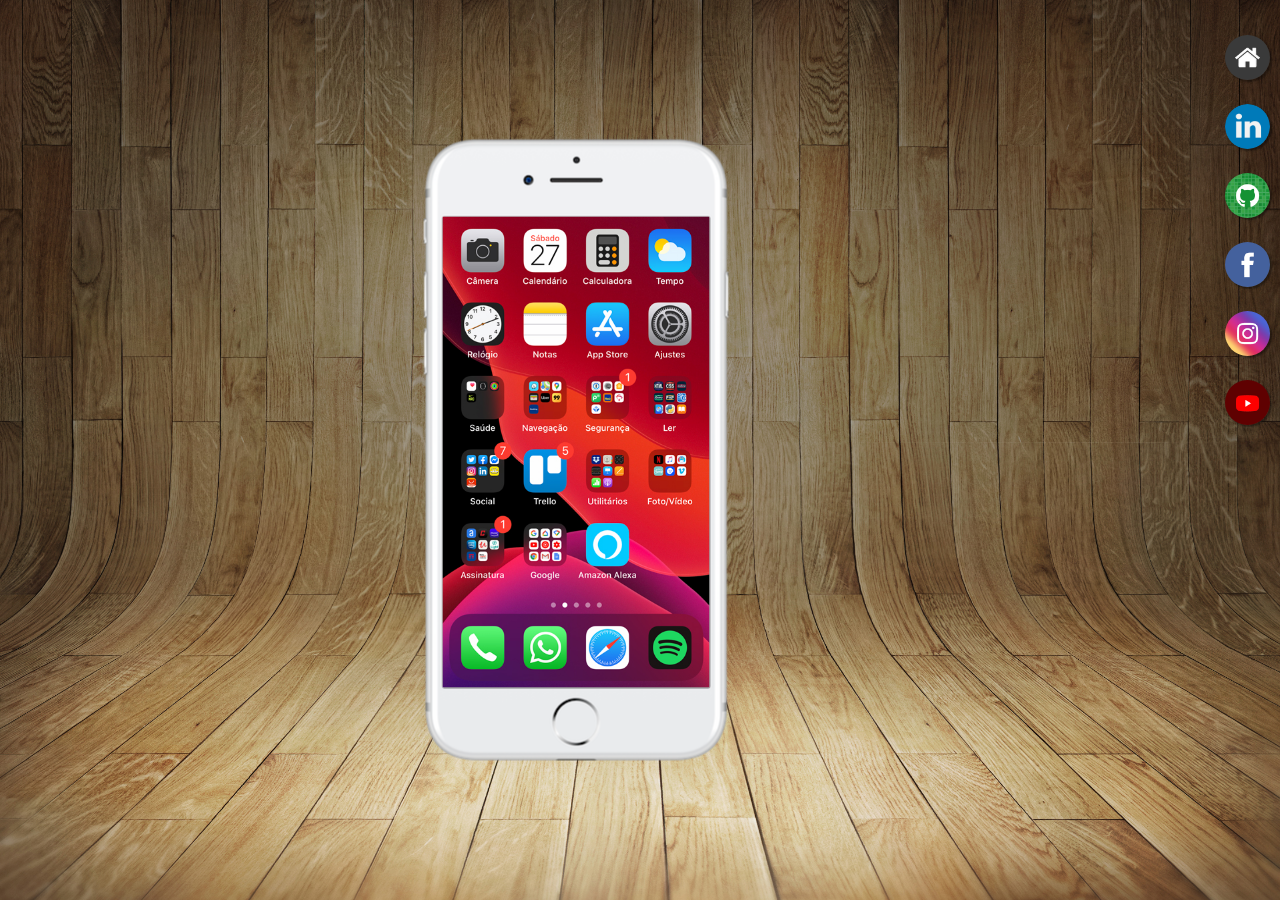
<file: index.html>
<!DOCTYPE html>
<html lang="pt-BR">
<head>
    <meta charset="UTF-8">
    <meta http-equiv="X-UA-Compatible" content="IE=edge">
    <meta name="viewport" content="width=device-width, initial-scale=1.0">
    <title>Projeto Redes Sociais</title>
    <link rel="shortcut icon" href="favicon.ico" type="image/x-icon">
    <link rel="stylesheet" href="estilos/style.css">
</head>
<body>
    <main>
        <section id="telefone">
             <iframe src="home.html" name="tela" id="tela" frameborder="0">
                Seu navegador não é compatível com isso.
             </iframe>      
        </section>
        <section id="redes-sociais">
            <a href="home.html" target="tela"><img src="imagens/logo-home.jpg" alt=""></a><br>
            <a href="linkedin.html" target="tela"><img src="imagens/logo-linkedin.png" alt=""></a> <br>
            <a href="github.html" target="tela"><img src="imagens/logo-github.jpg" alt=""></a> <br>
            <a href="facebook.html" target="tela"><img src="imagens/logo-facebook.jpg" alt=""></a> <br>
            <a href="instragram.html" target="tela"><img src="imagens/logo-instagram.jpg" alt=""></a> <br>
            <a href="youtube.html" target="tela"><img src="imagens/logo-youtube.jpg" alt=""></a> 
        </section>
    </main>
</body>
</html>
</file>
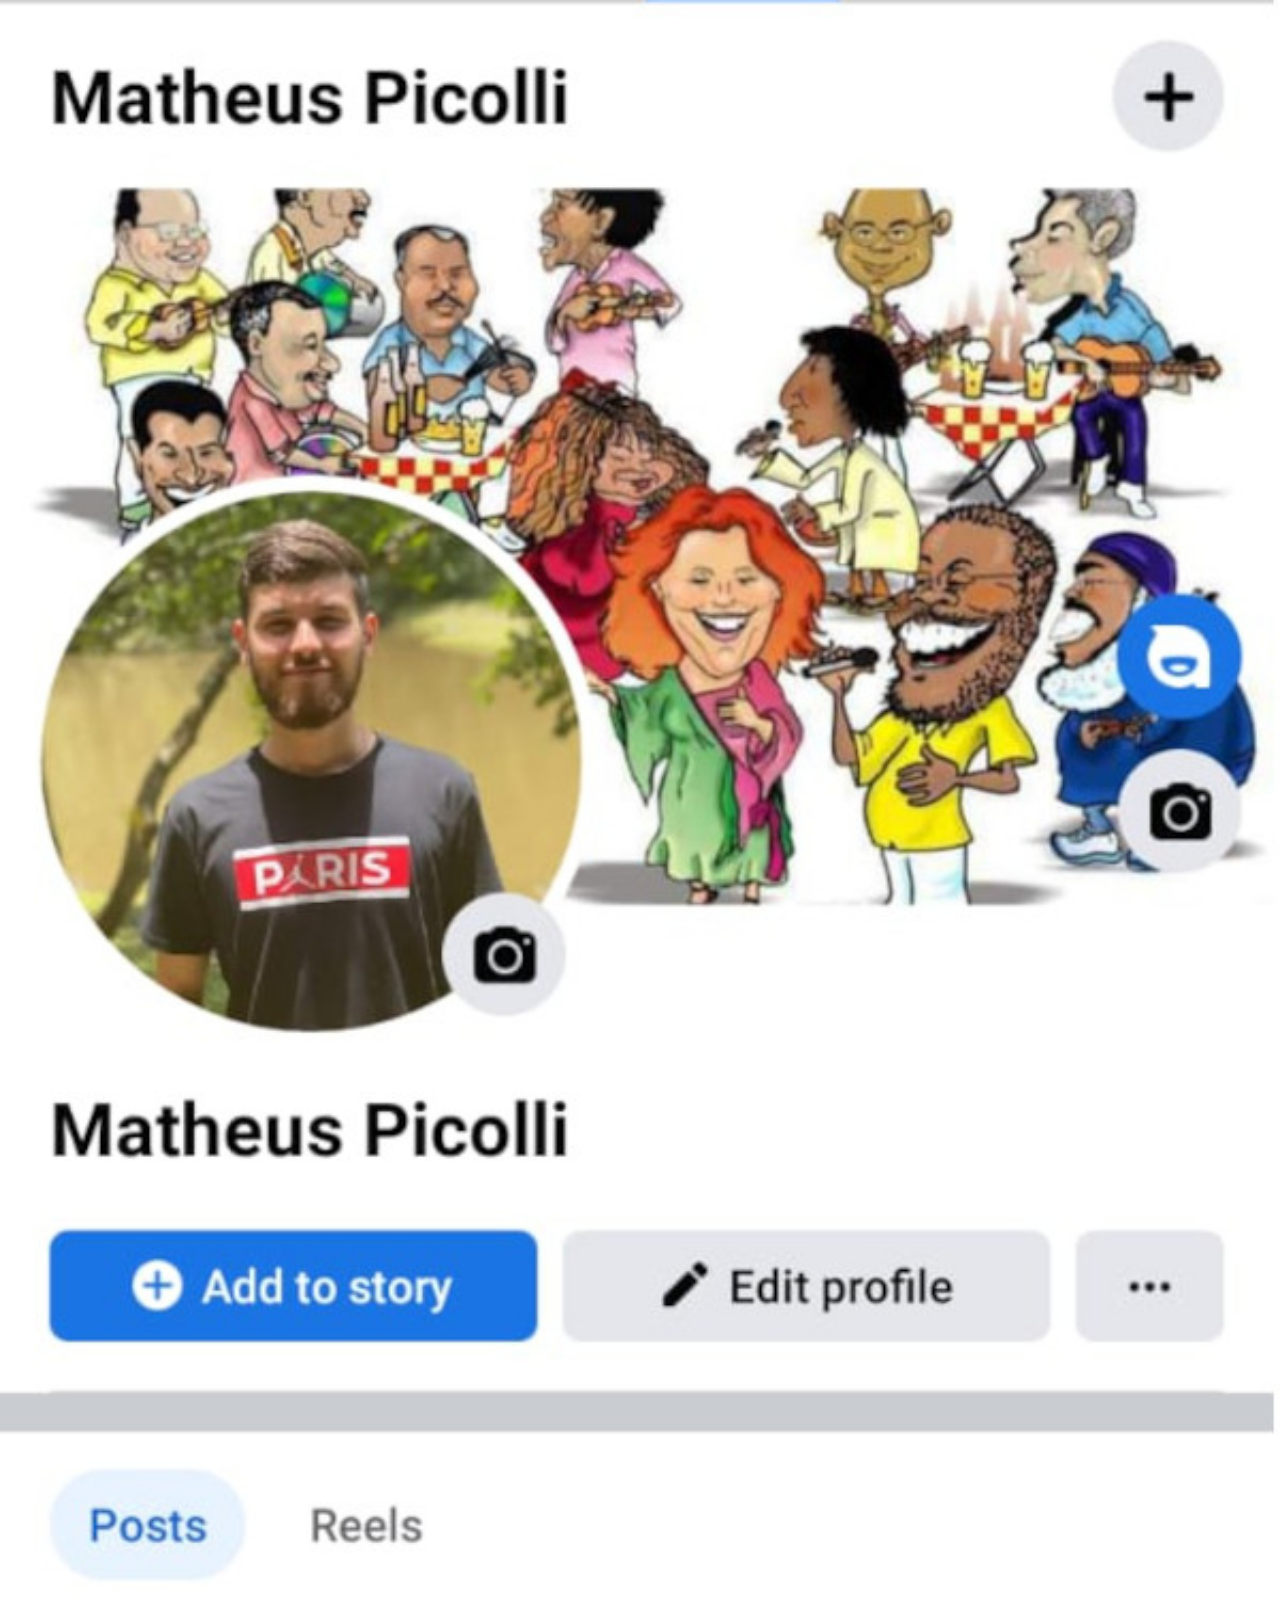
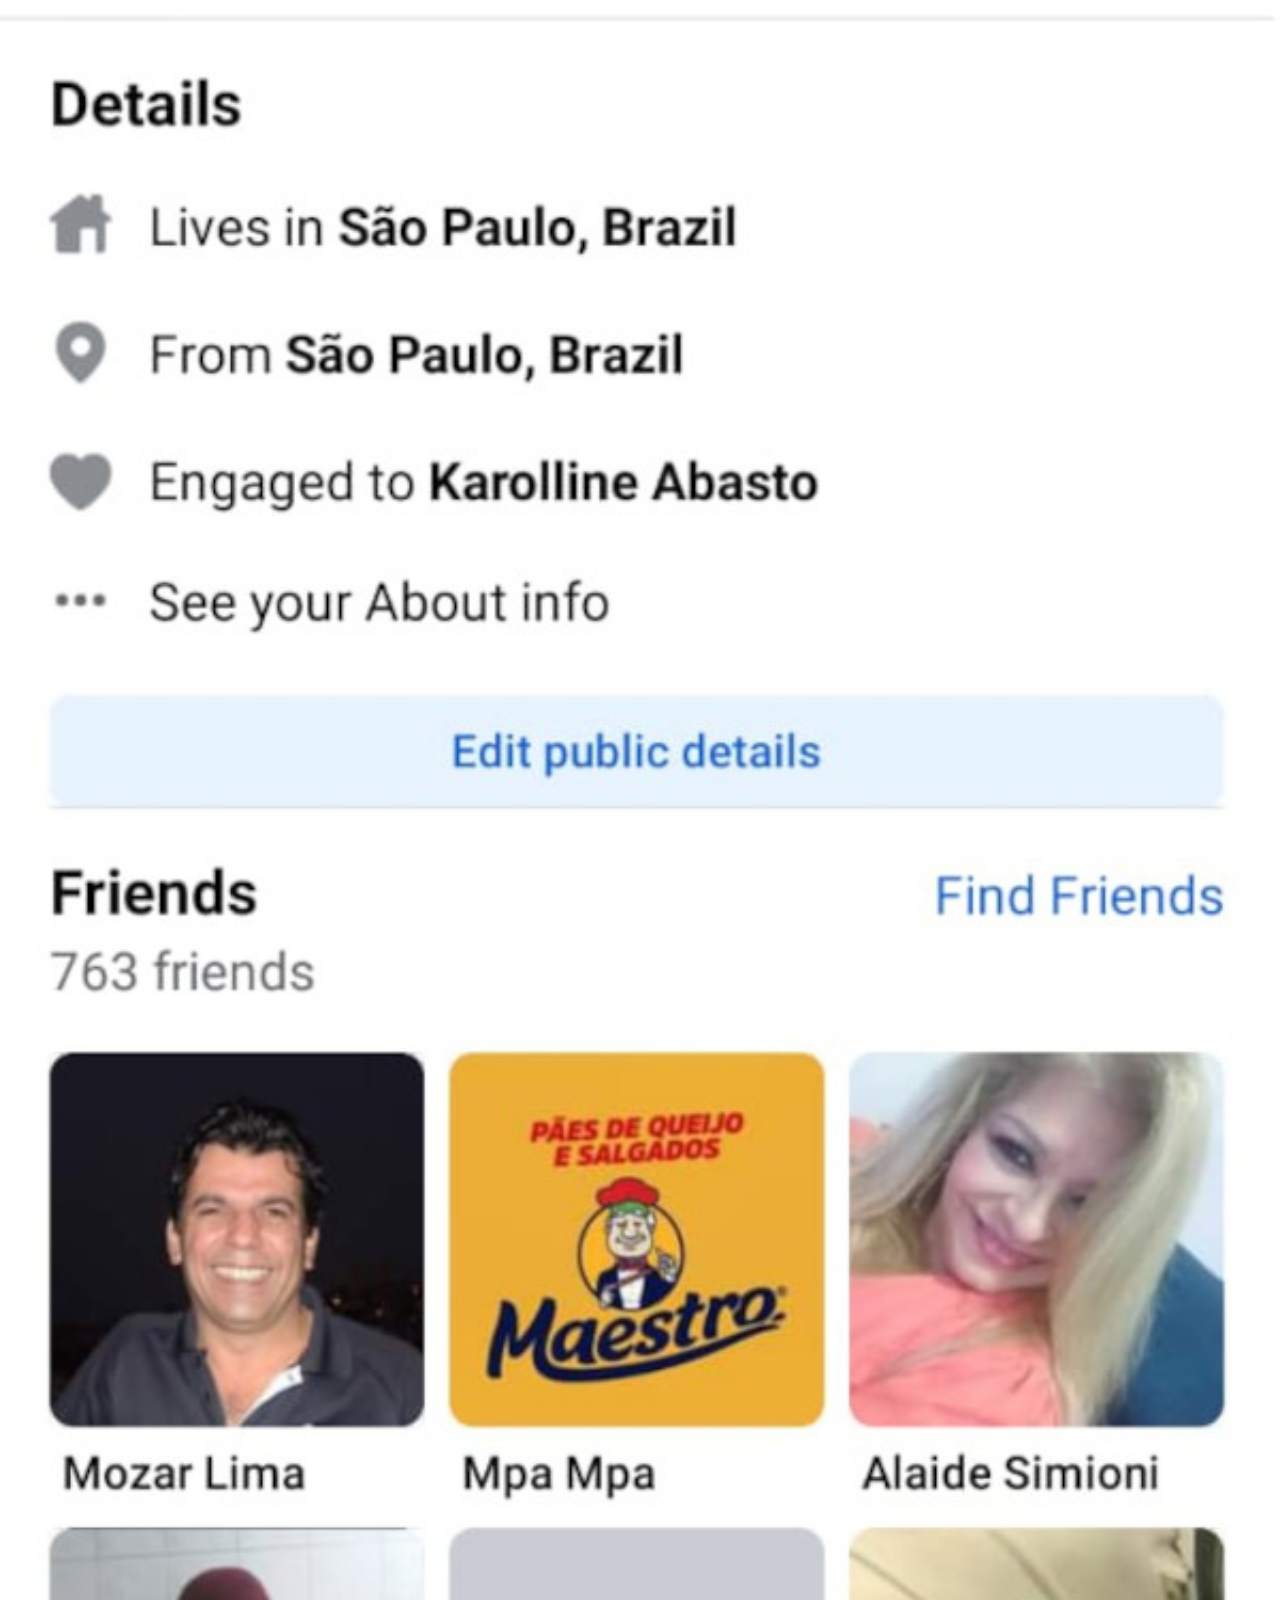
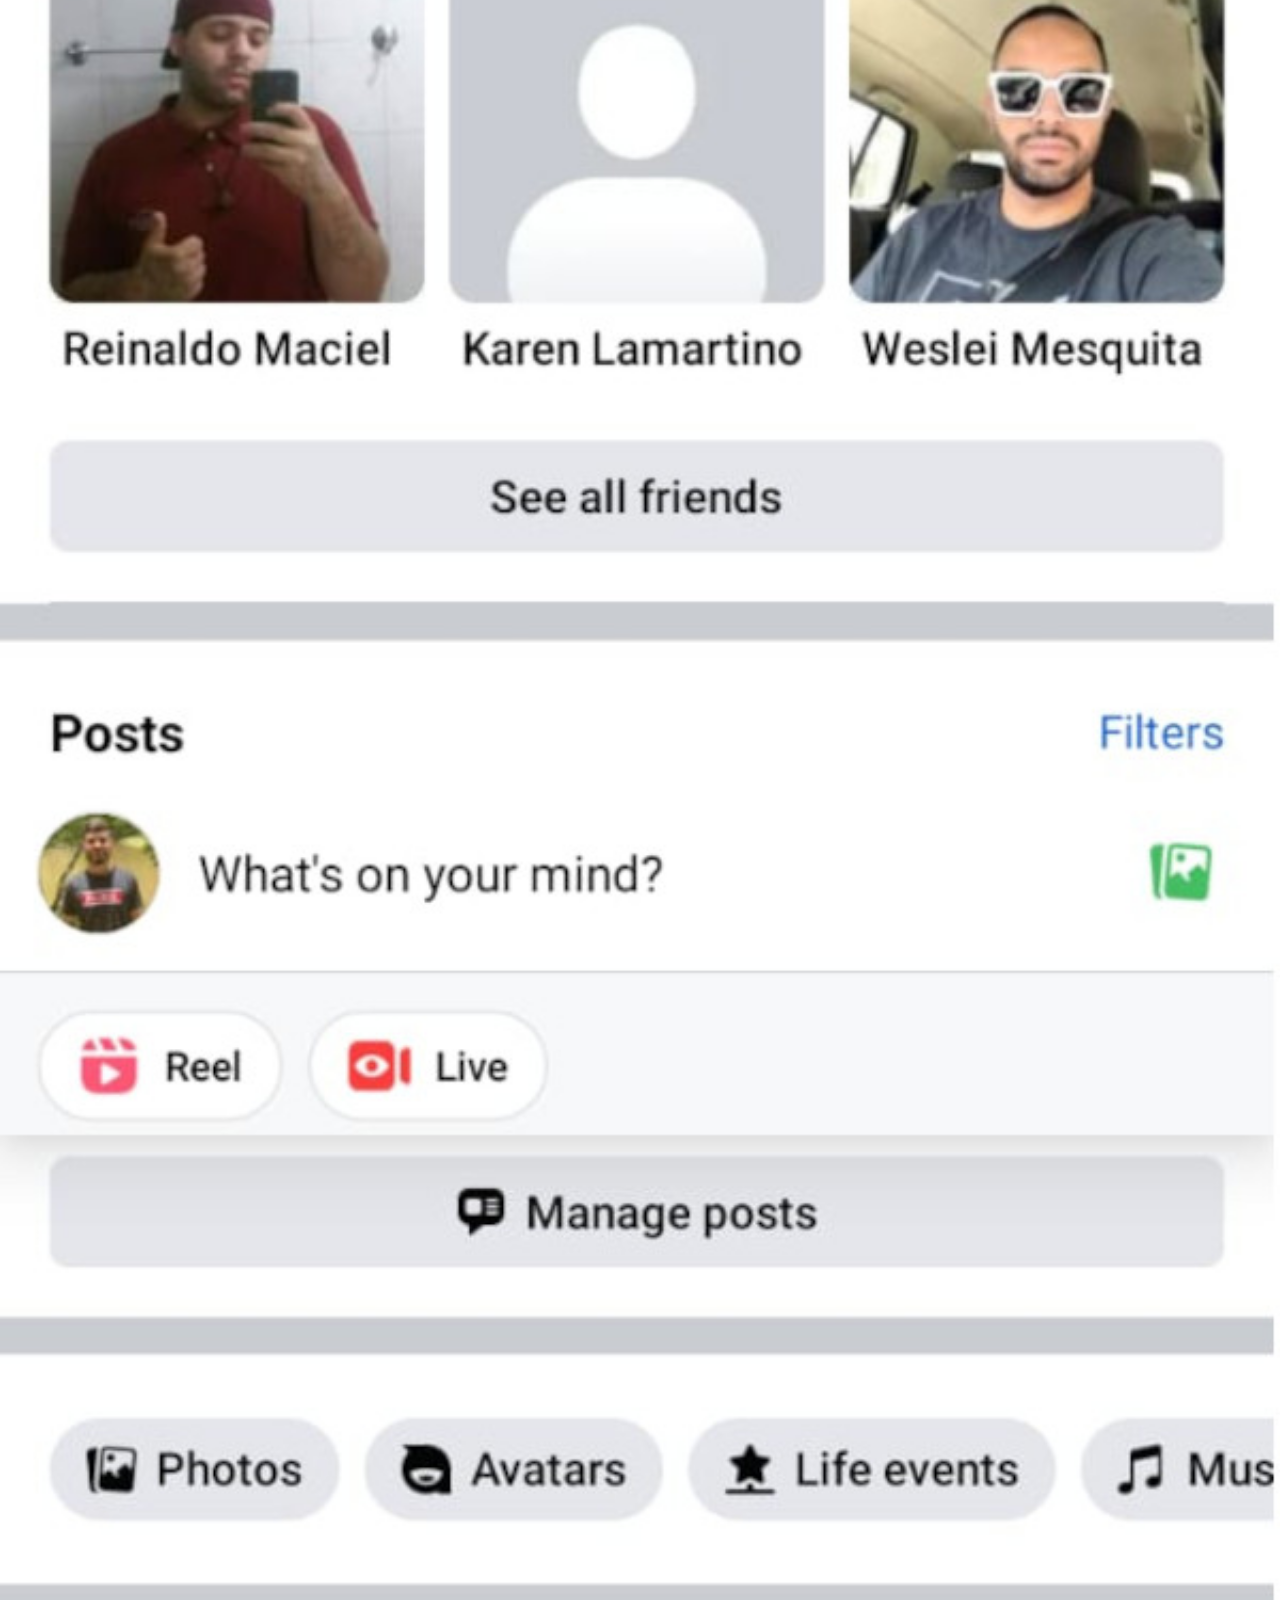
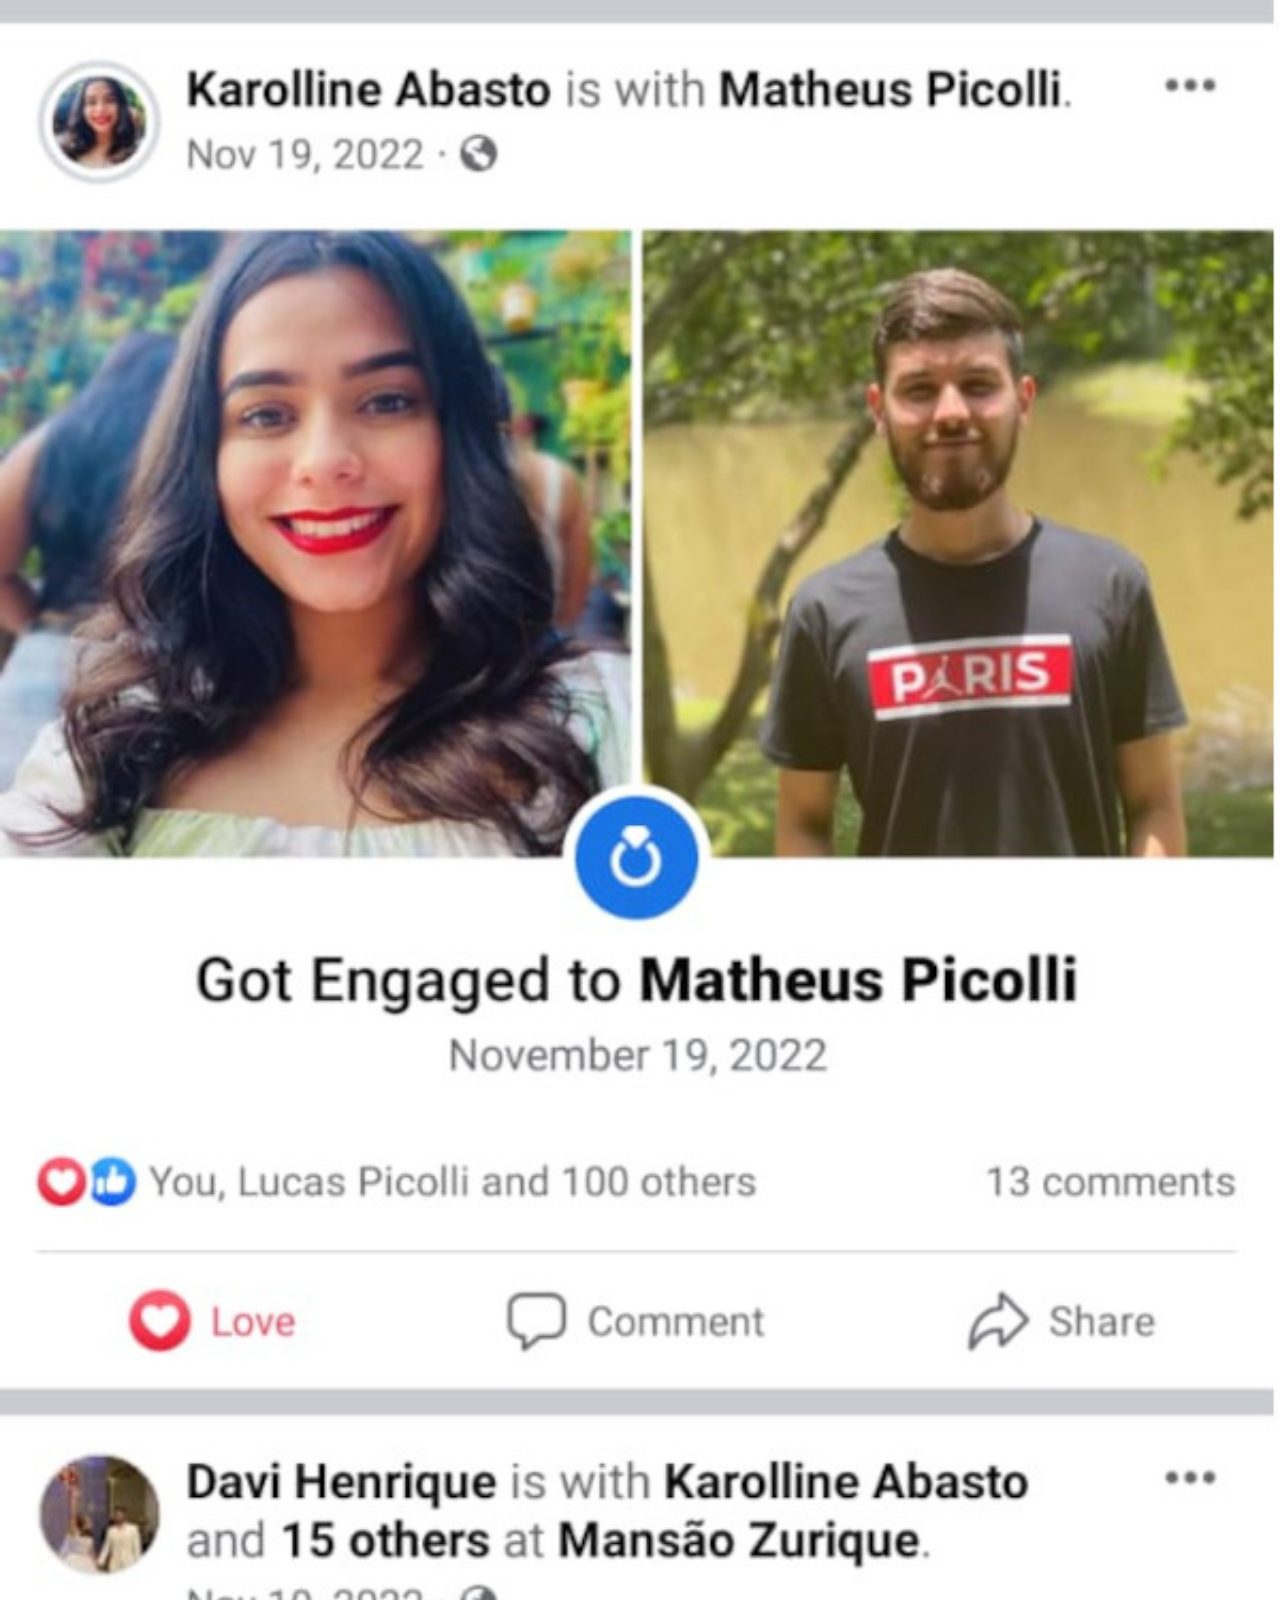
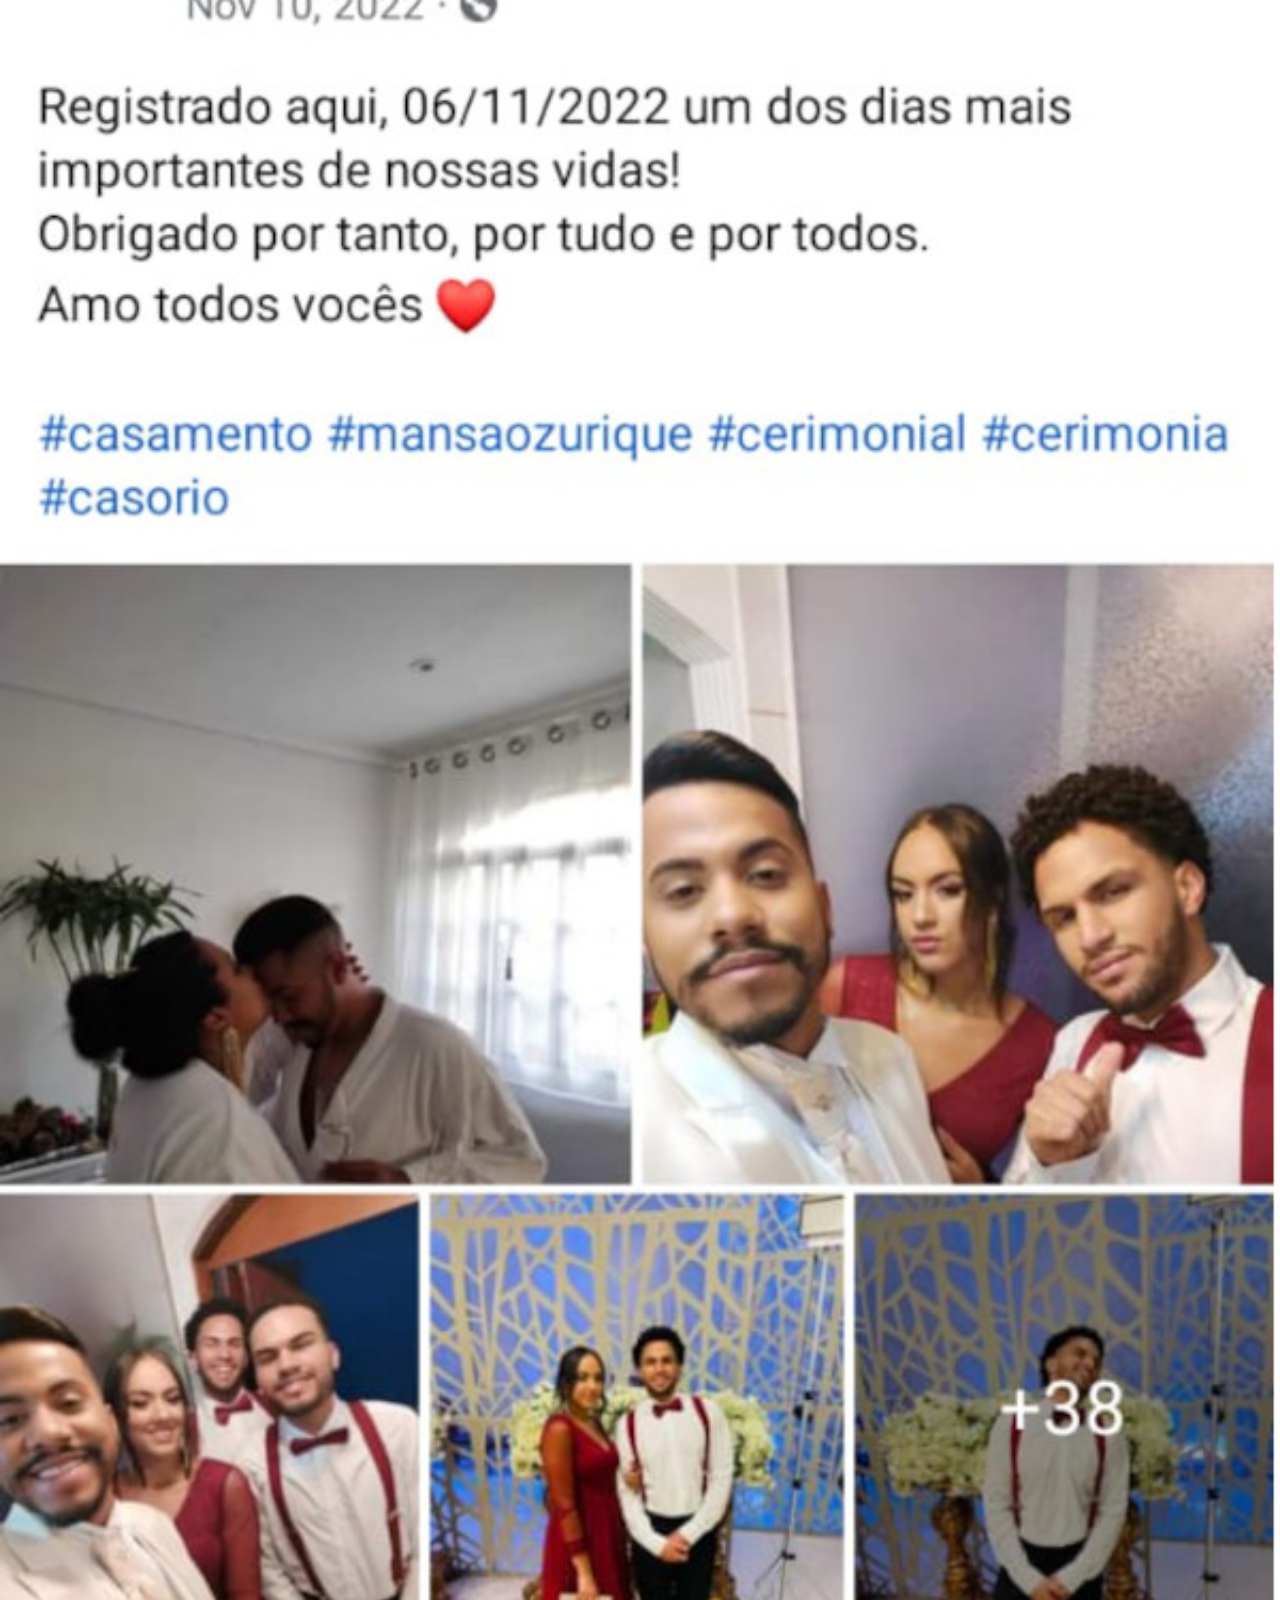
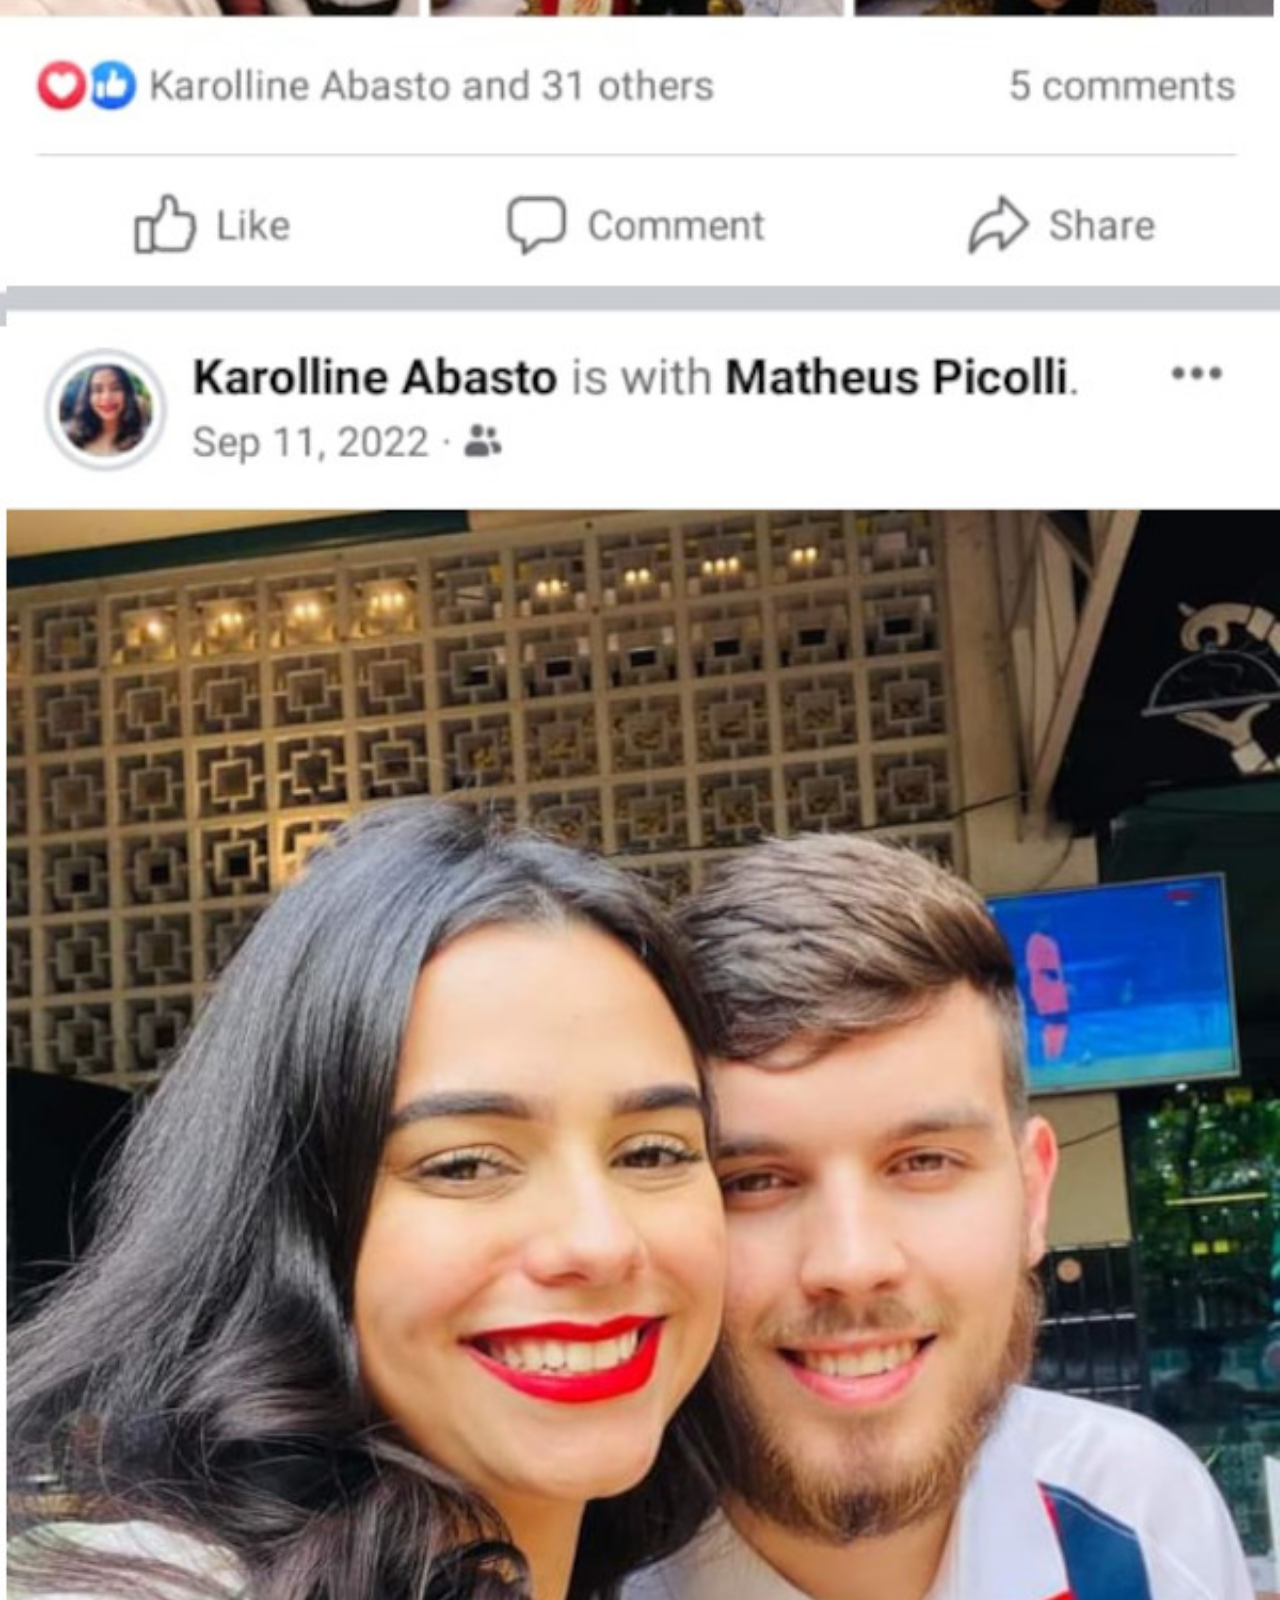
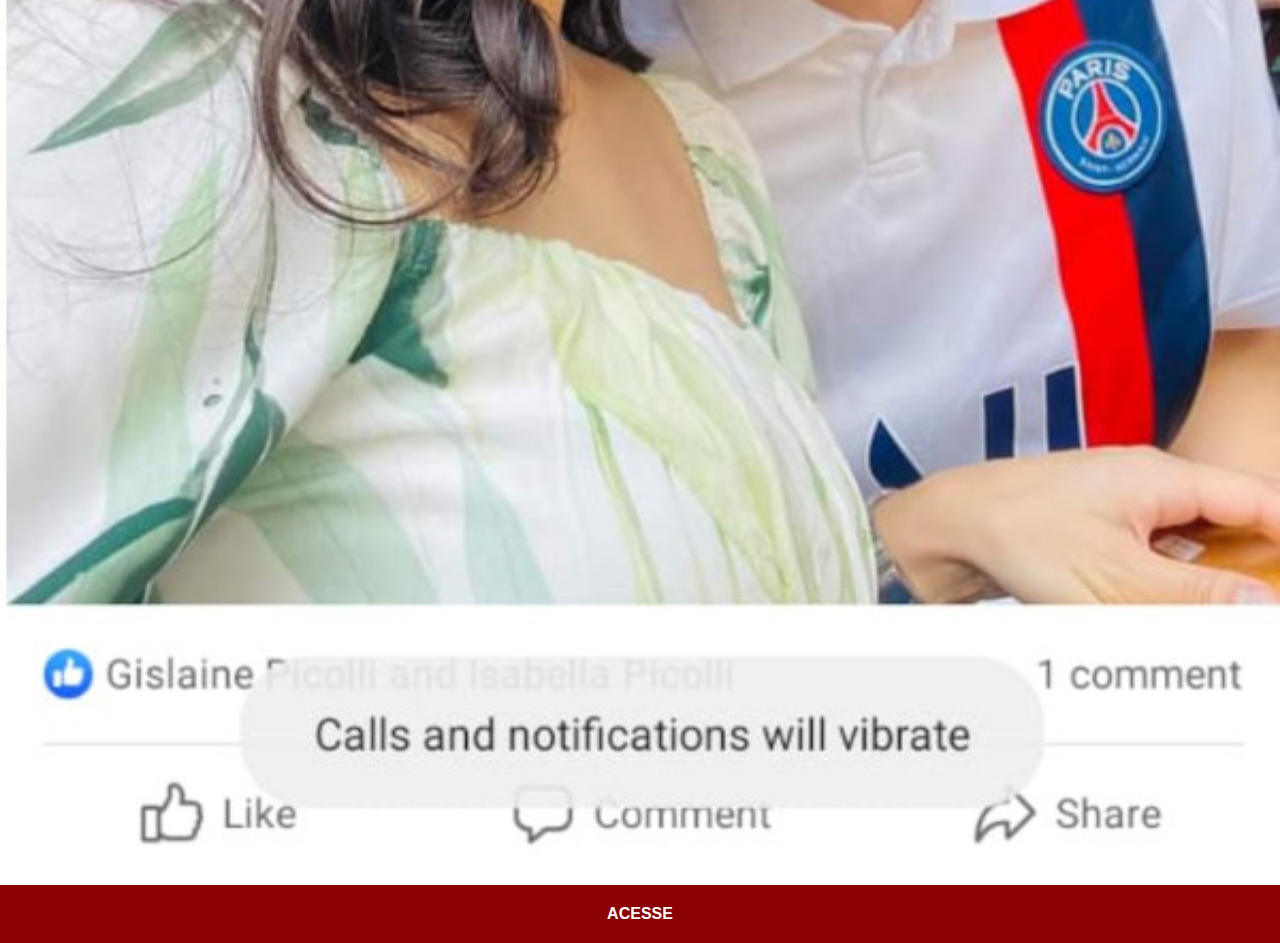
<file: facebook.html>
<!DOCTYPE html>
<html lang="pt-BR">
<head>
    <meta charset="UTF-8">
    <meta http-equiv="X-UA-Compatible" content="IE=edge">
    <meta name="viewport" content="width=device-width, initial-scale=1.0">
    <title>Facebook</title>
    <link rel="stylesheet" href="estilos/social.css">
</head>
<body>
    <img src="imagens/tela-facebook.jpg" alt="Facebook">
    <a href="https://www.facebook.com/matheuspicollideoliveira" target="_blank">ACESSE</a>
</body>
</html>
</file>
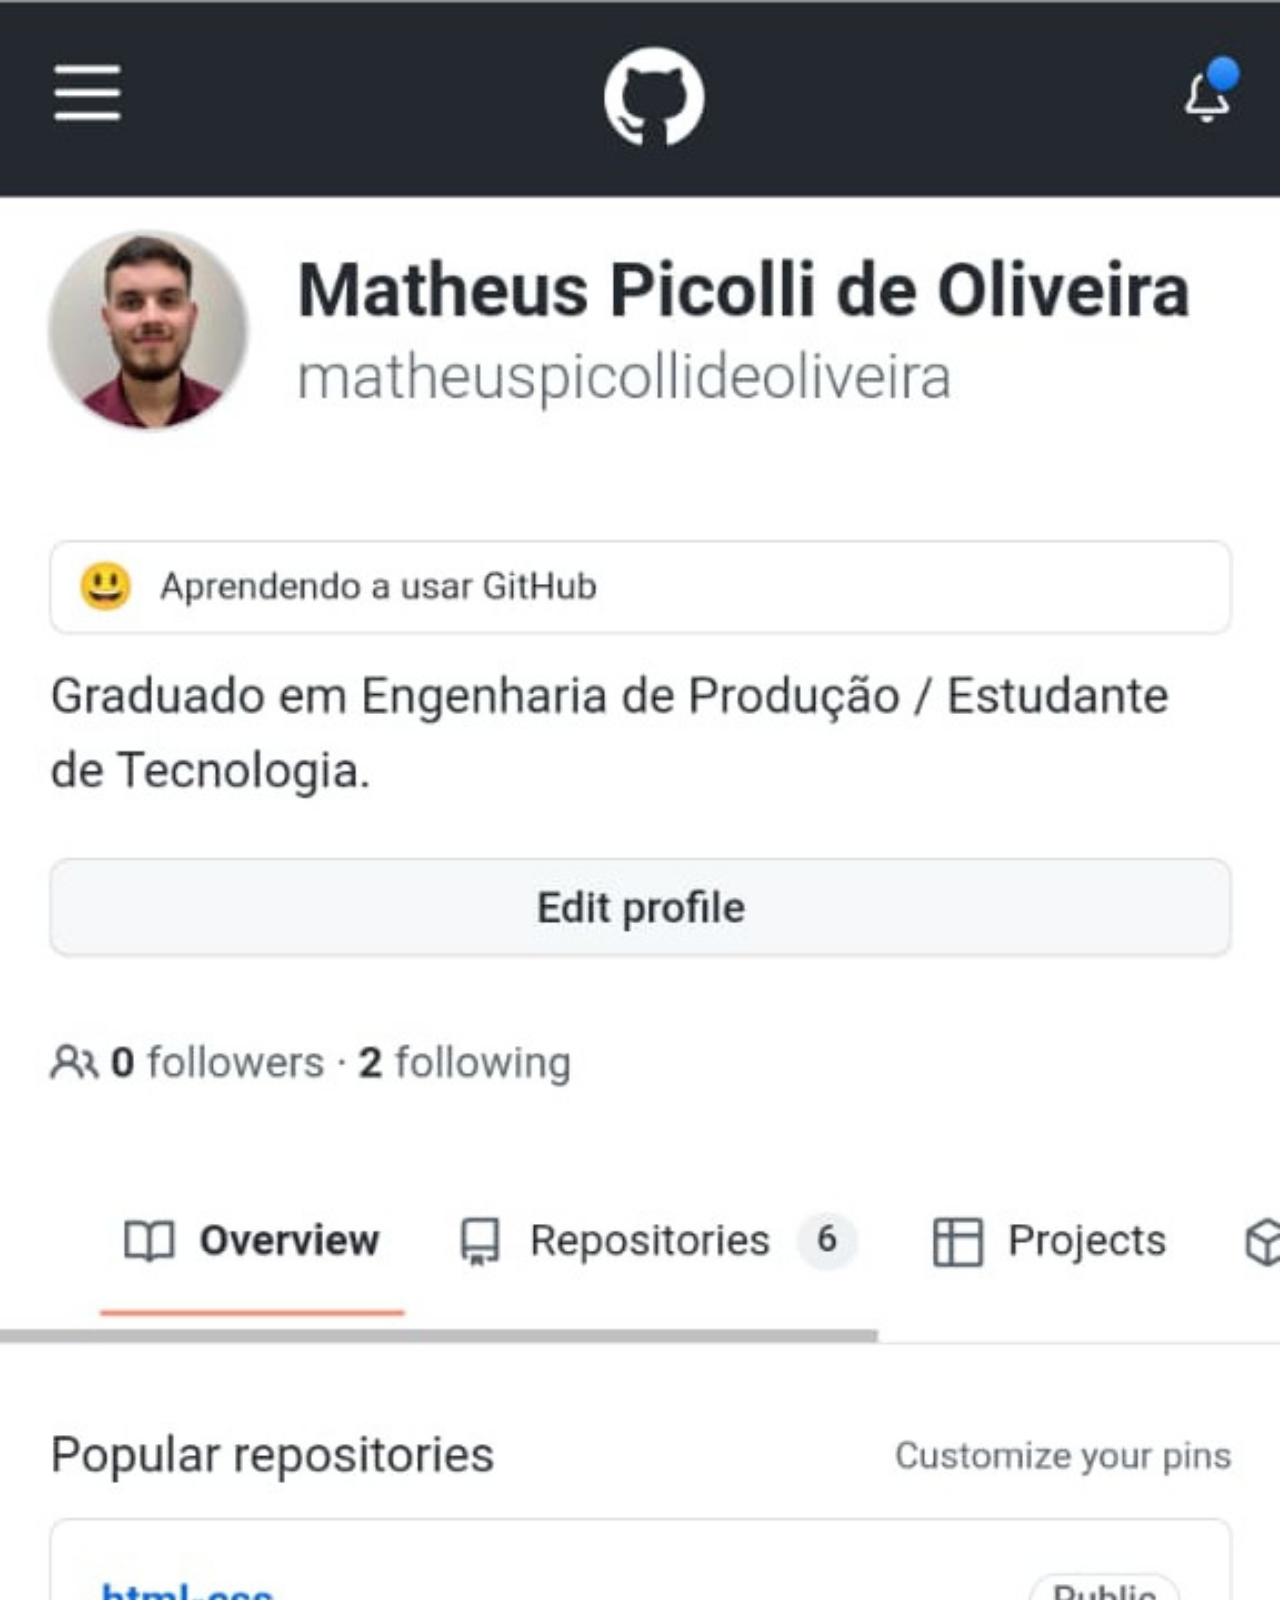
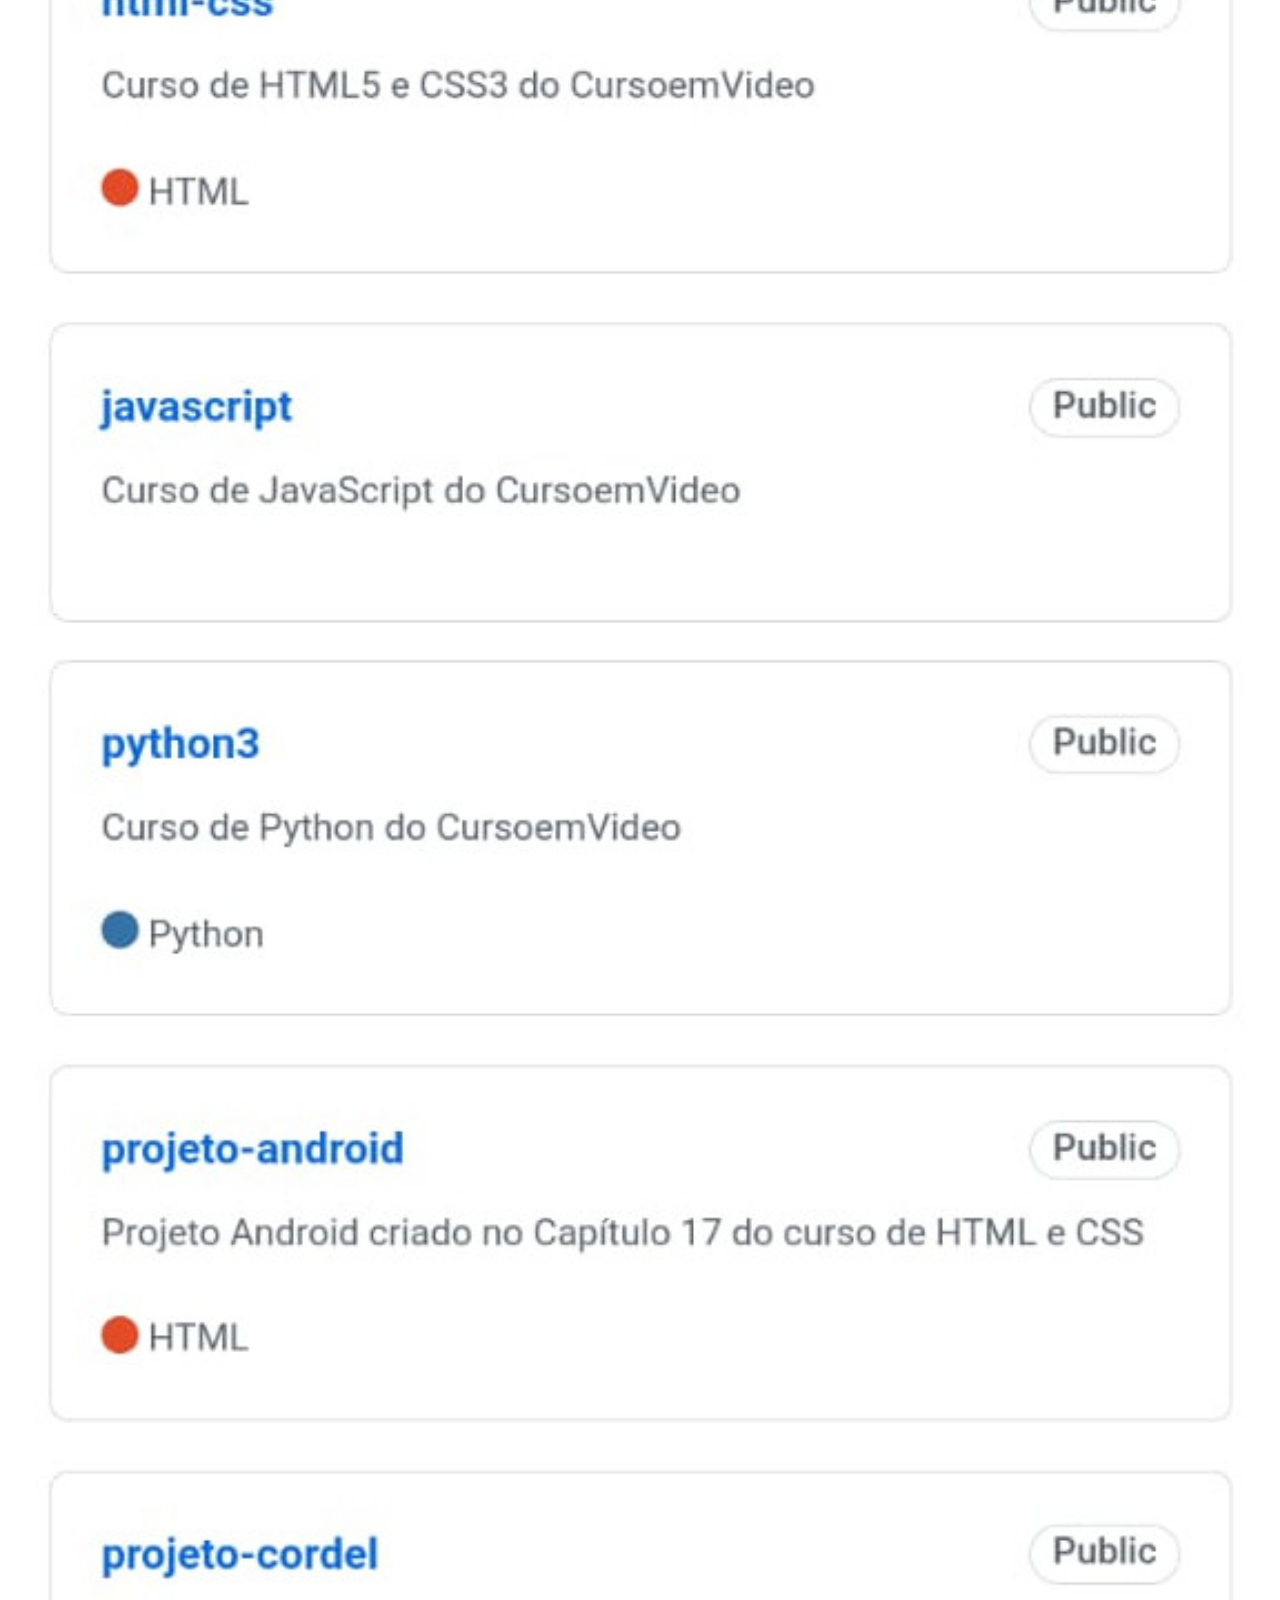
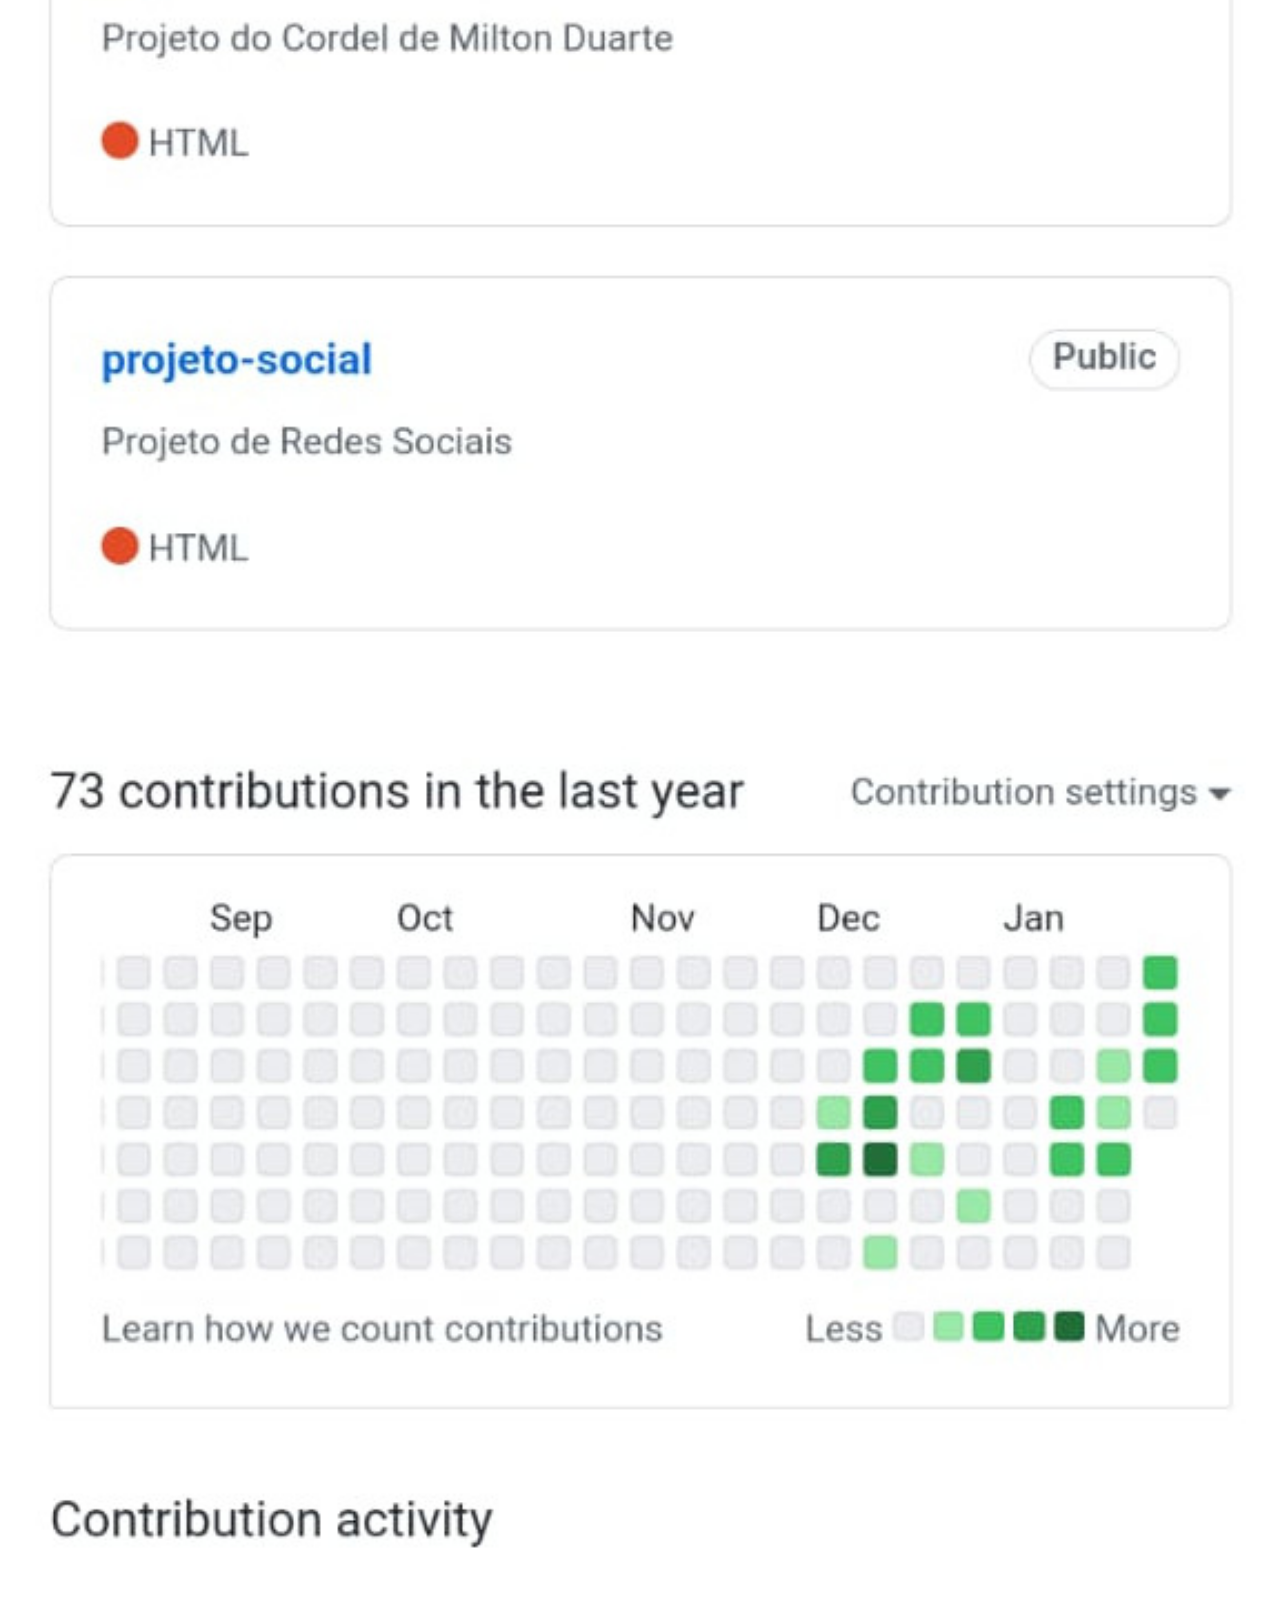
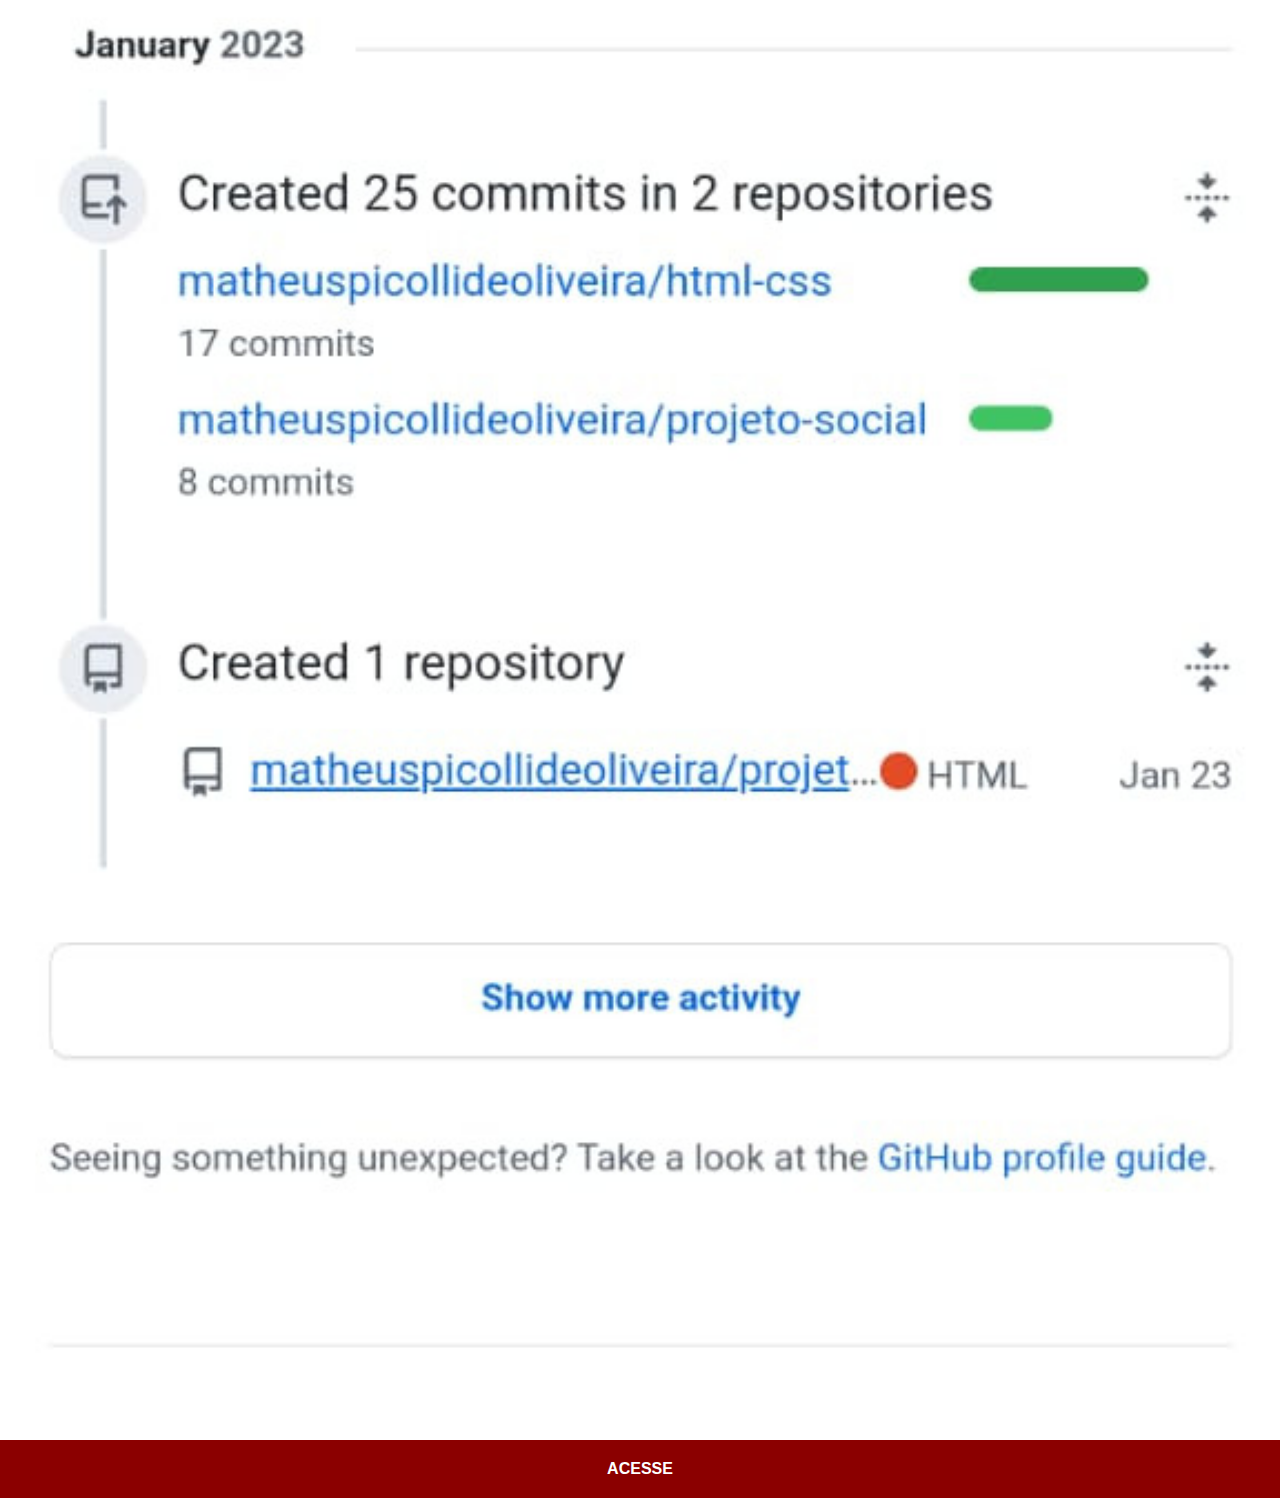
<file: github.html>
<!DOCTYPE html>
<html lang="pt-BR">
<head>
    <meta charset="UTF-8">
    <meta http-equiv="X-UA-Compatible" content="IE=edge">
    <meta name="viewport" content="width=device-width, initial-scale=1.0">
    <title>GitHub</title>
    <link rel="stylesheet" href="estilos/social.css">
</head>
<body>
    <img src="imagens/tela-github.jpg" alt="GitHub">
    <a href="https://github.com/matheuspicollideoliveira" target="_blank">ACESSE</a>
</body>
</html>
</file>
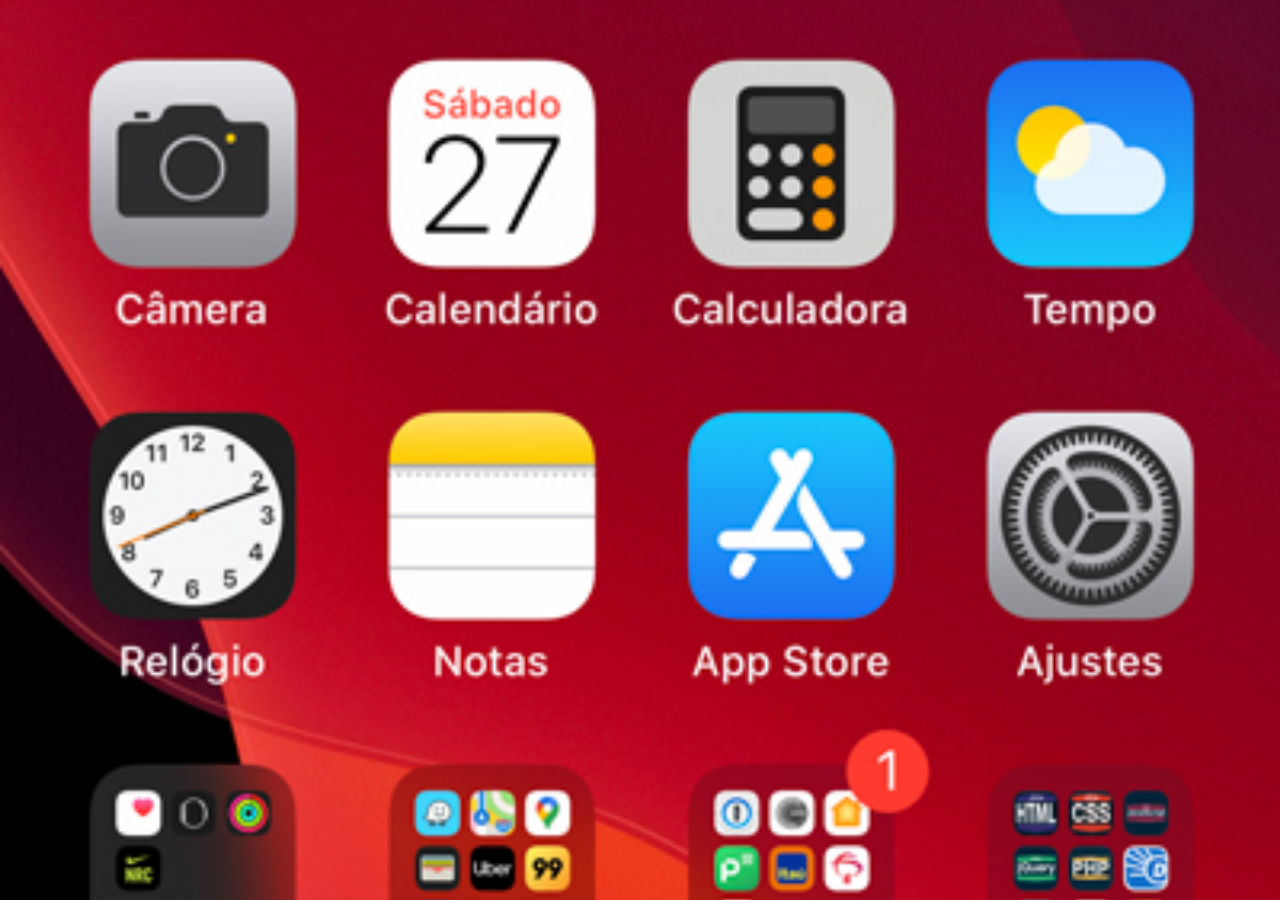
<file: home.html>
<!DOCTYPE html>
<html lang="en">
<head>
    <meta charset="UTF-8">
    <meta http-equiv="X-UA-Compatible" content="IE=edge">
    <meta name="viewport" content="width=device-width, initial-scale=1.0">
    <title>Document</title>
    <style>
        *{
            margin: 0%;
            padding: 0%;
        }

        body{
            width: 100vw;
            height: 100vh;
            background: url(imagens/tela-home.jpg) no-repeat top center; 
            background-size: cover;
        }
    </style>
</head>
<body>
    
</body>
</html>
</file>
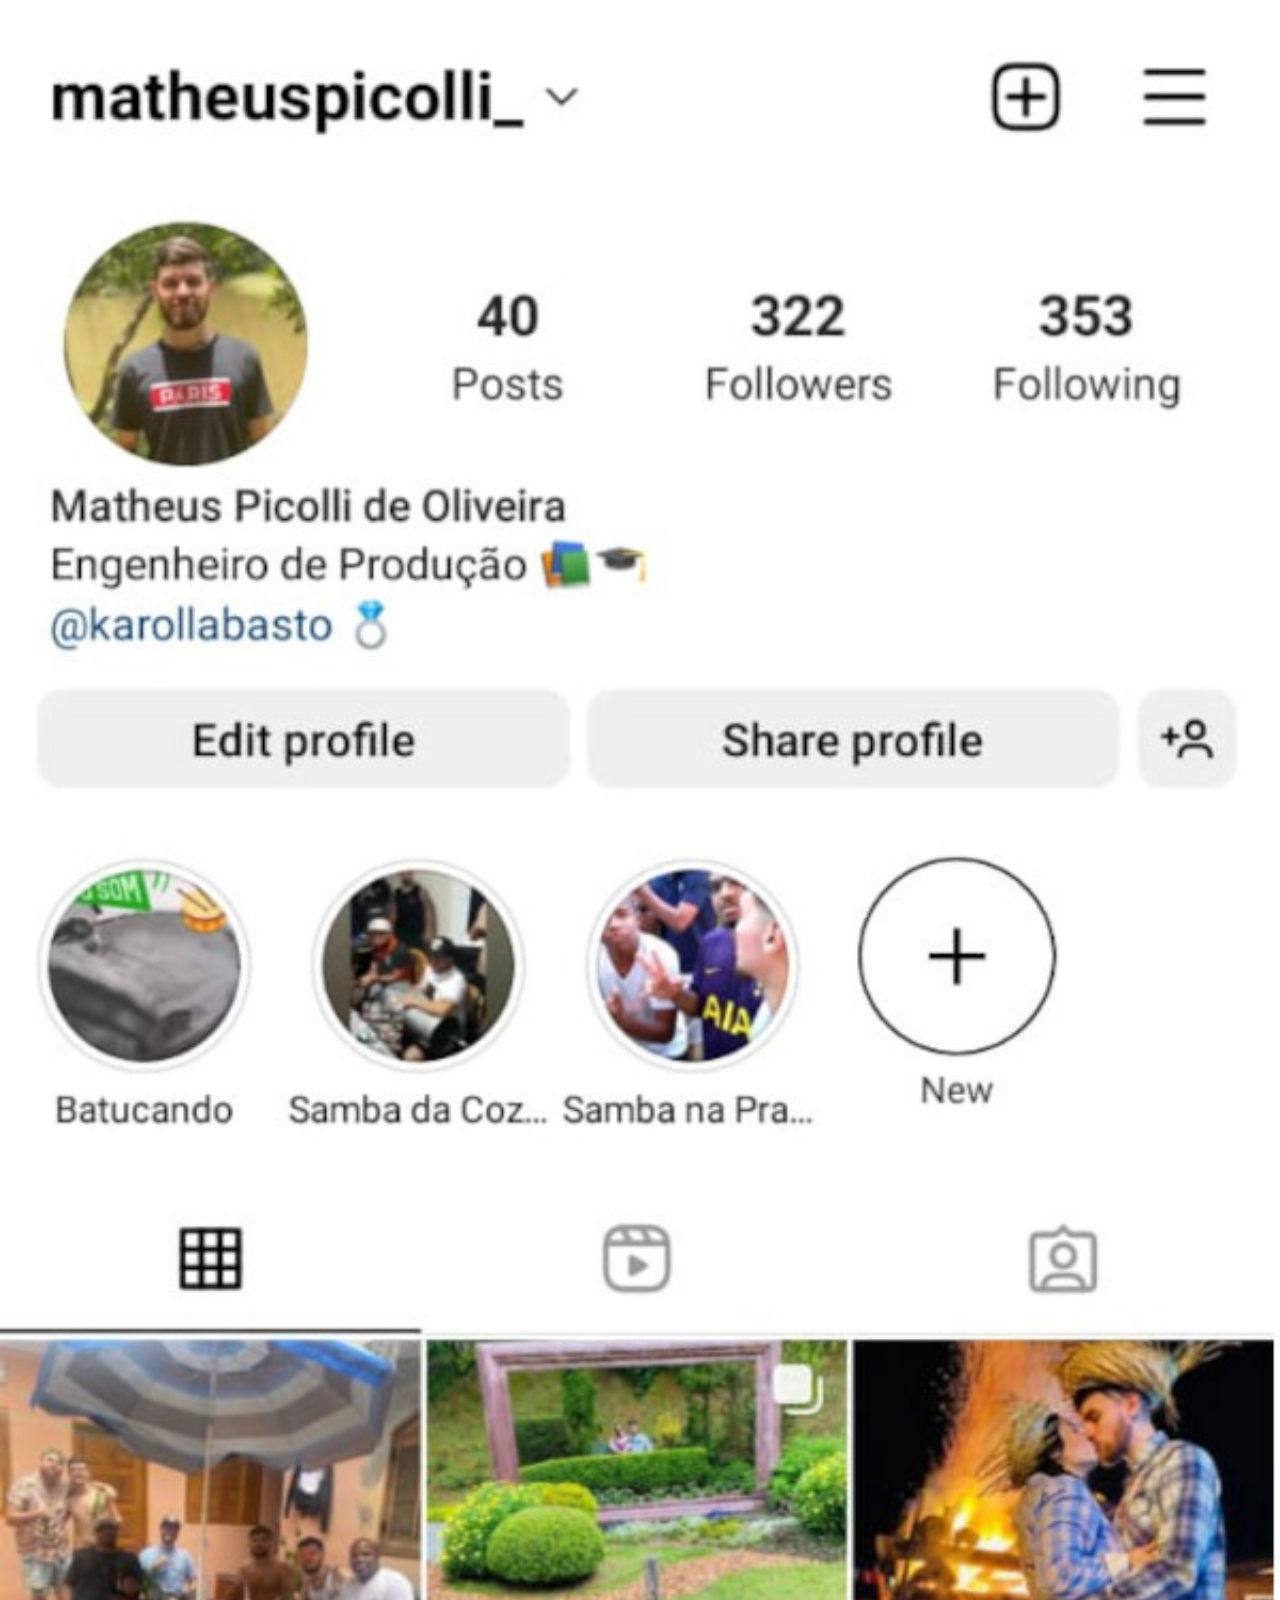
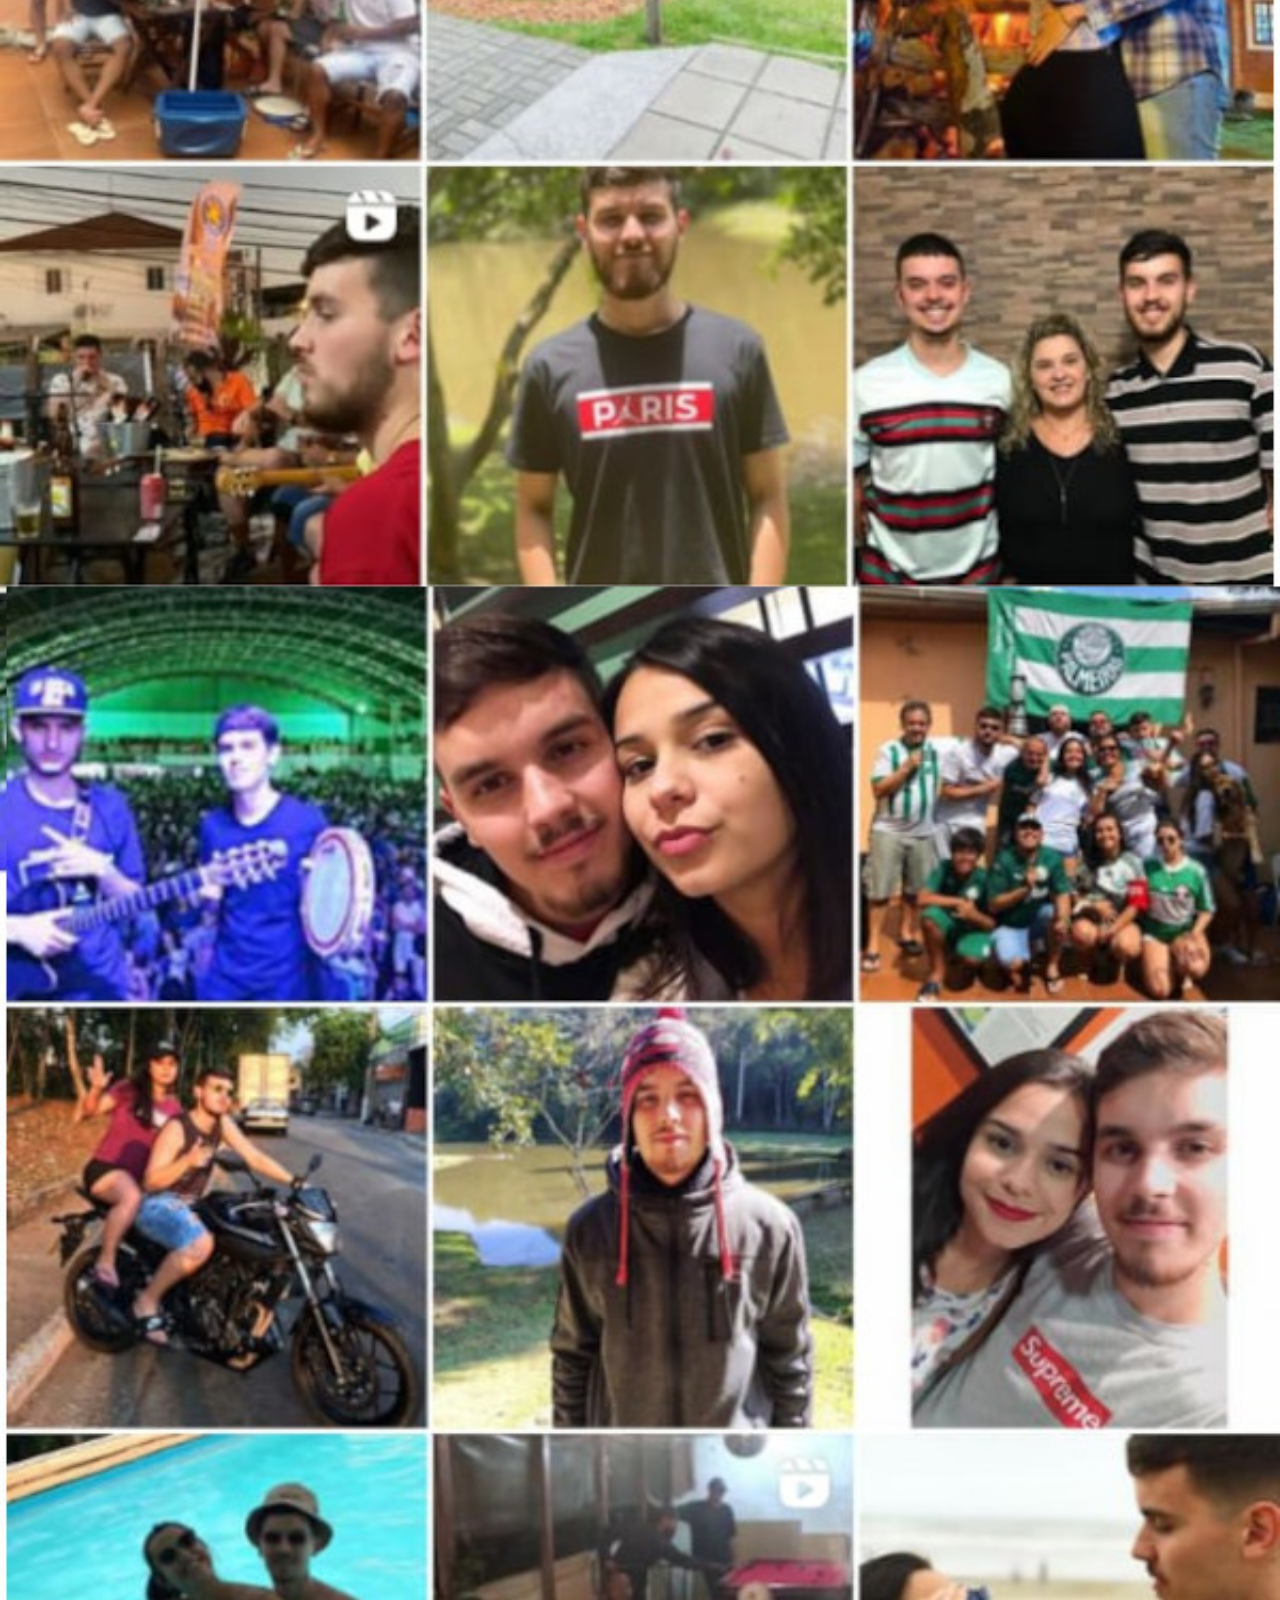
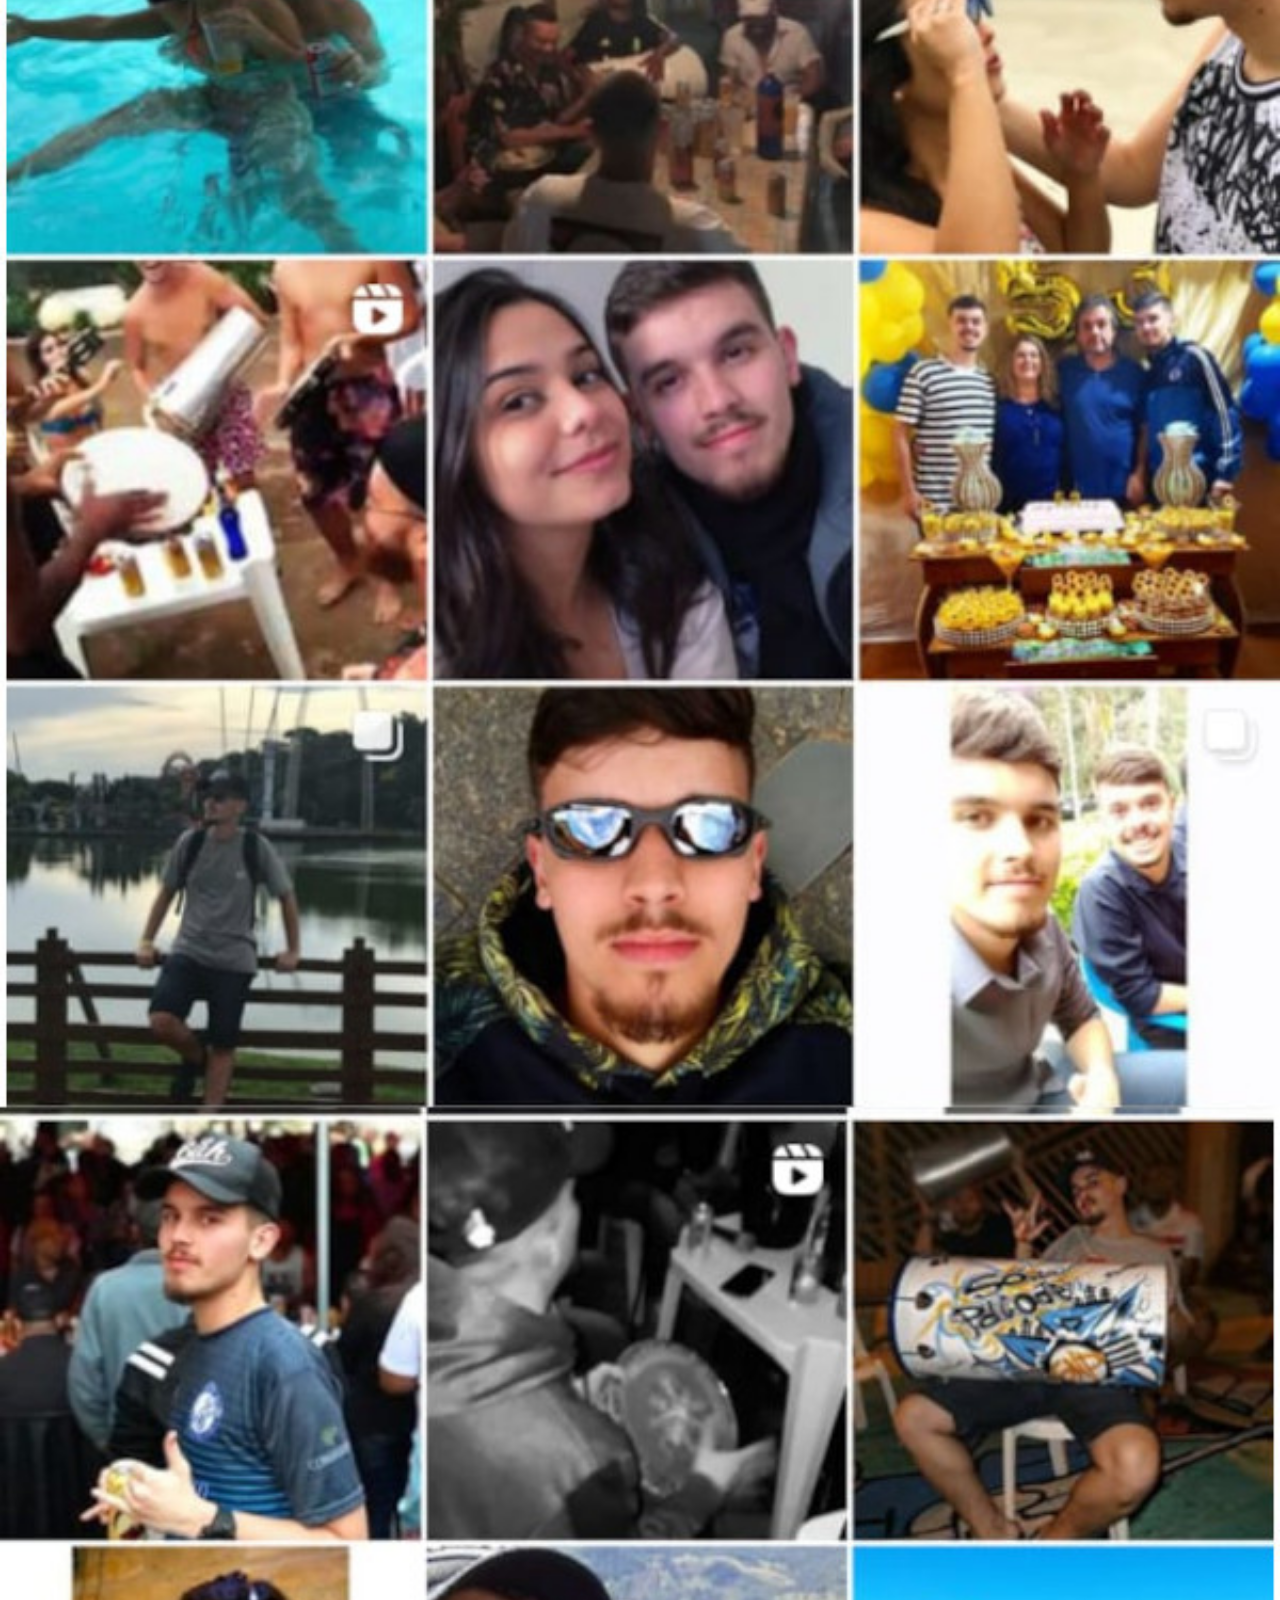
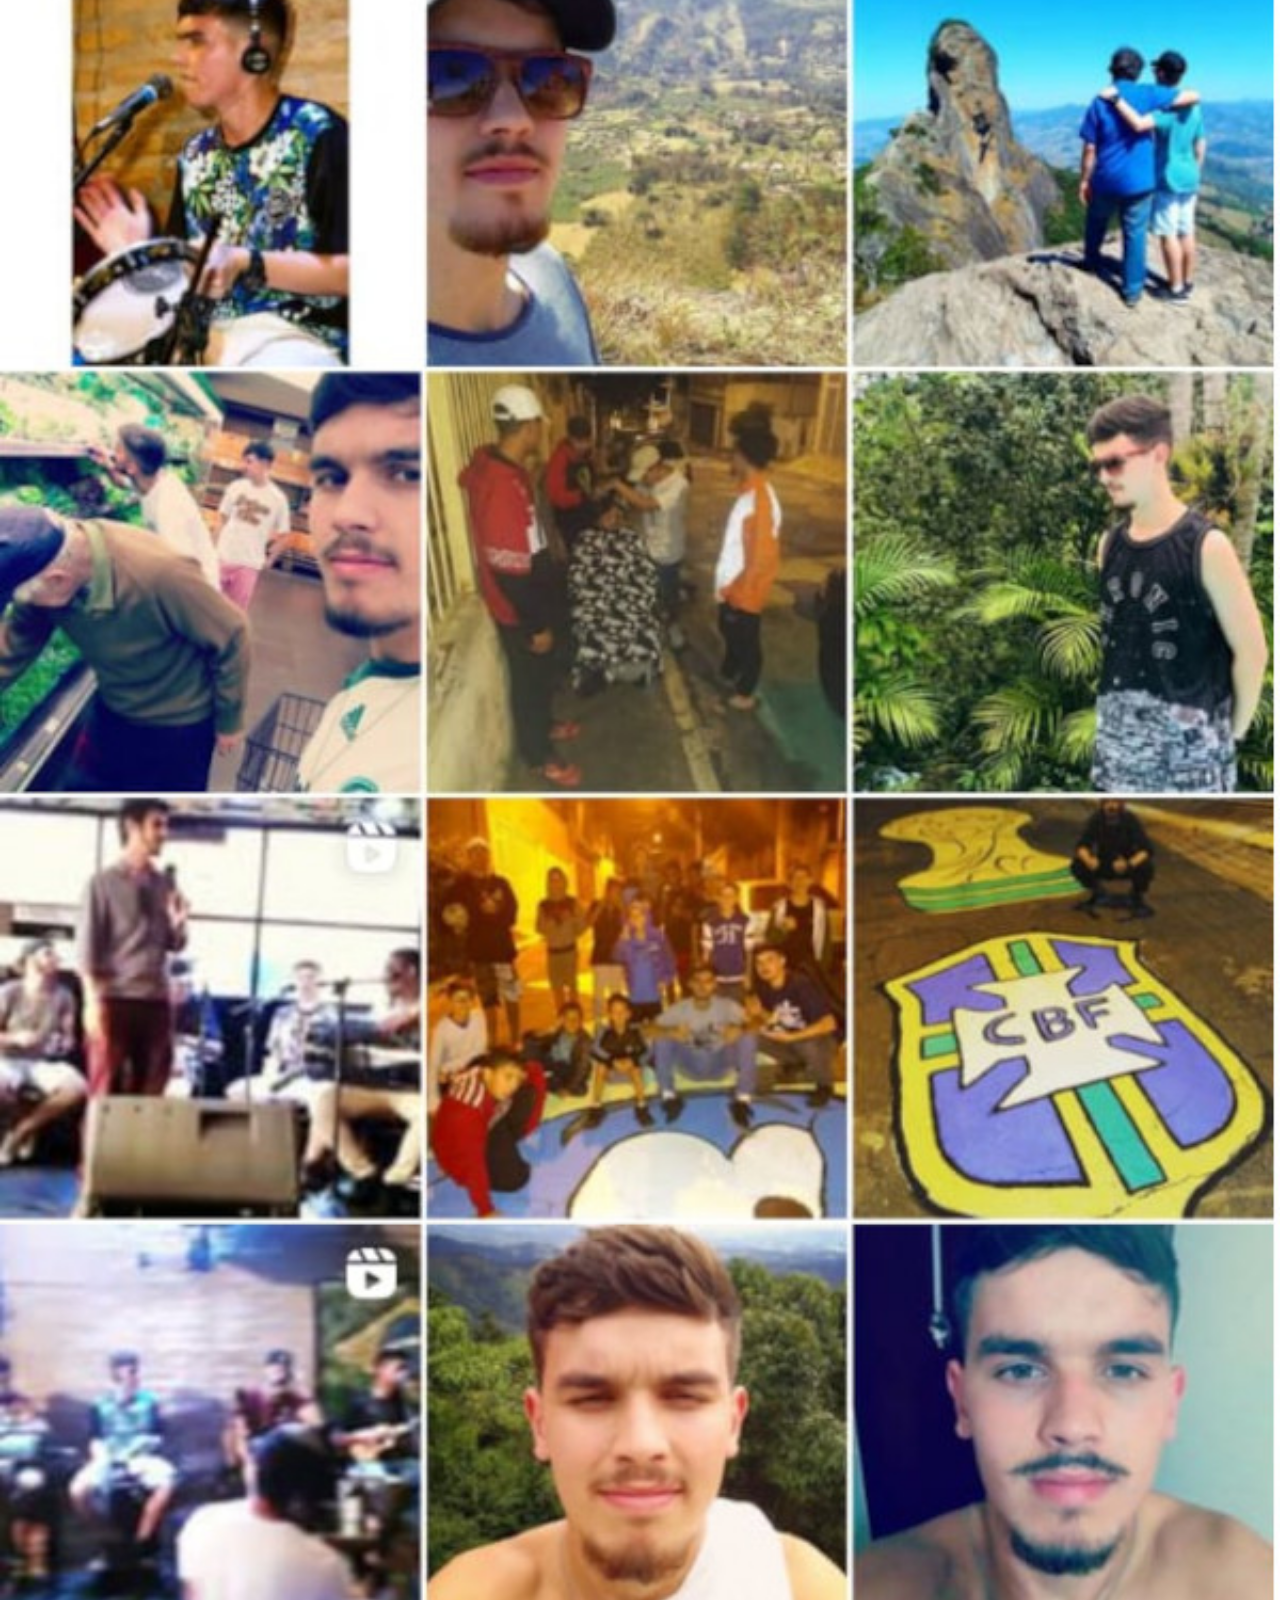
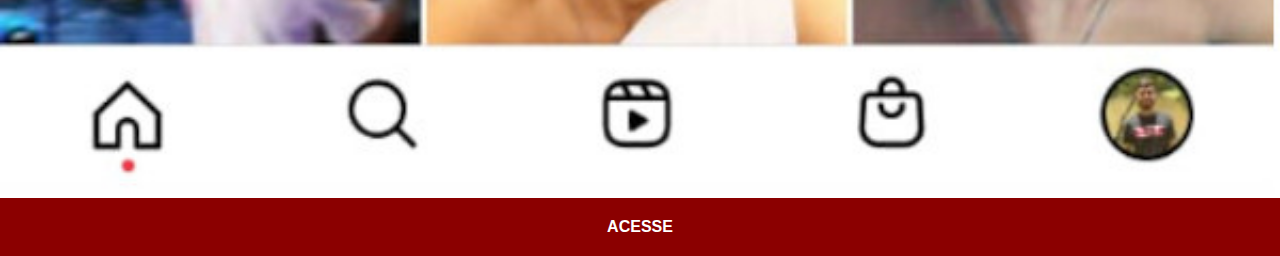
<file: instragram.html>
<!DOCTYPE html>
<html lang="pt-BR">
<head>
    <meta charset="UTF-8">
    <meta http-equiv="X-UA-Compatible" content="IE=edge">
    <meta name="viewport" content="width=device-width, initial-scale=1.0">
    <title>Instagram</title>
    <link rel="stylesheet" href="estilos/social.css">
</head>
<body>
    <img src="imagens/tela-instagram.jpg" alt="Instagram">
    <a href="https://www.instagram.com/" target="_blank">ACESSE</a>
</body>
</html>
</file>
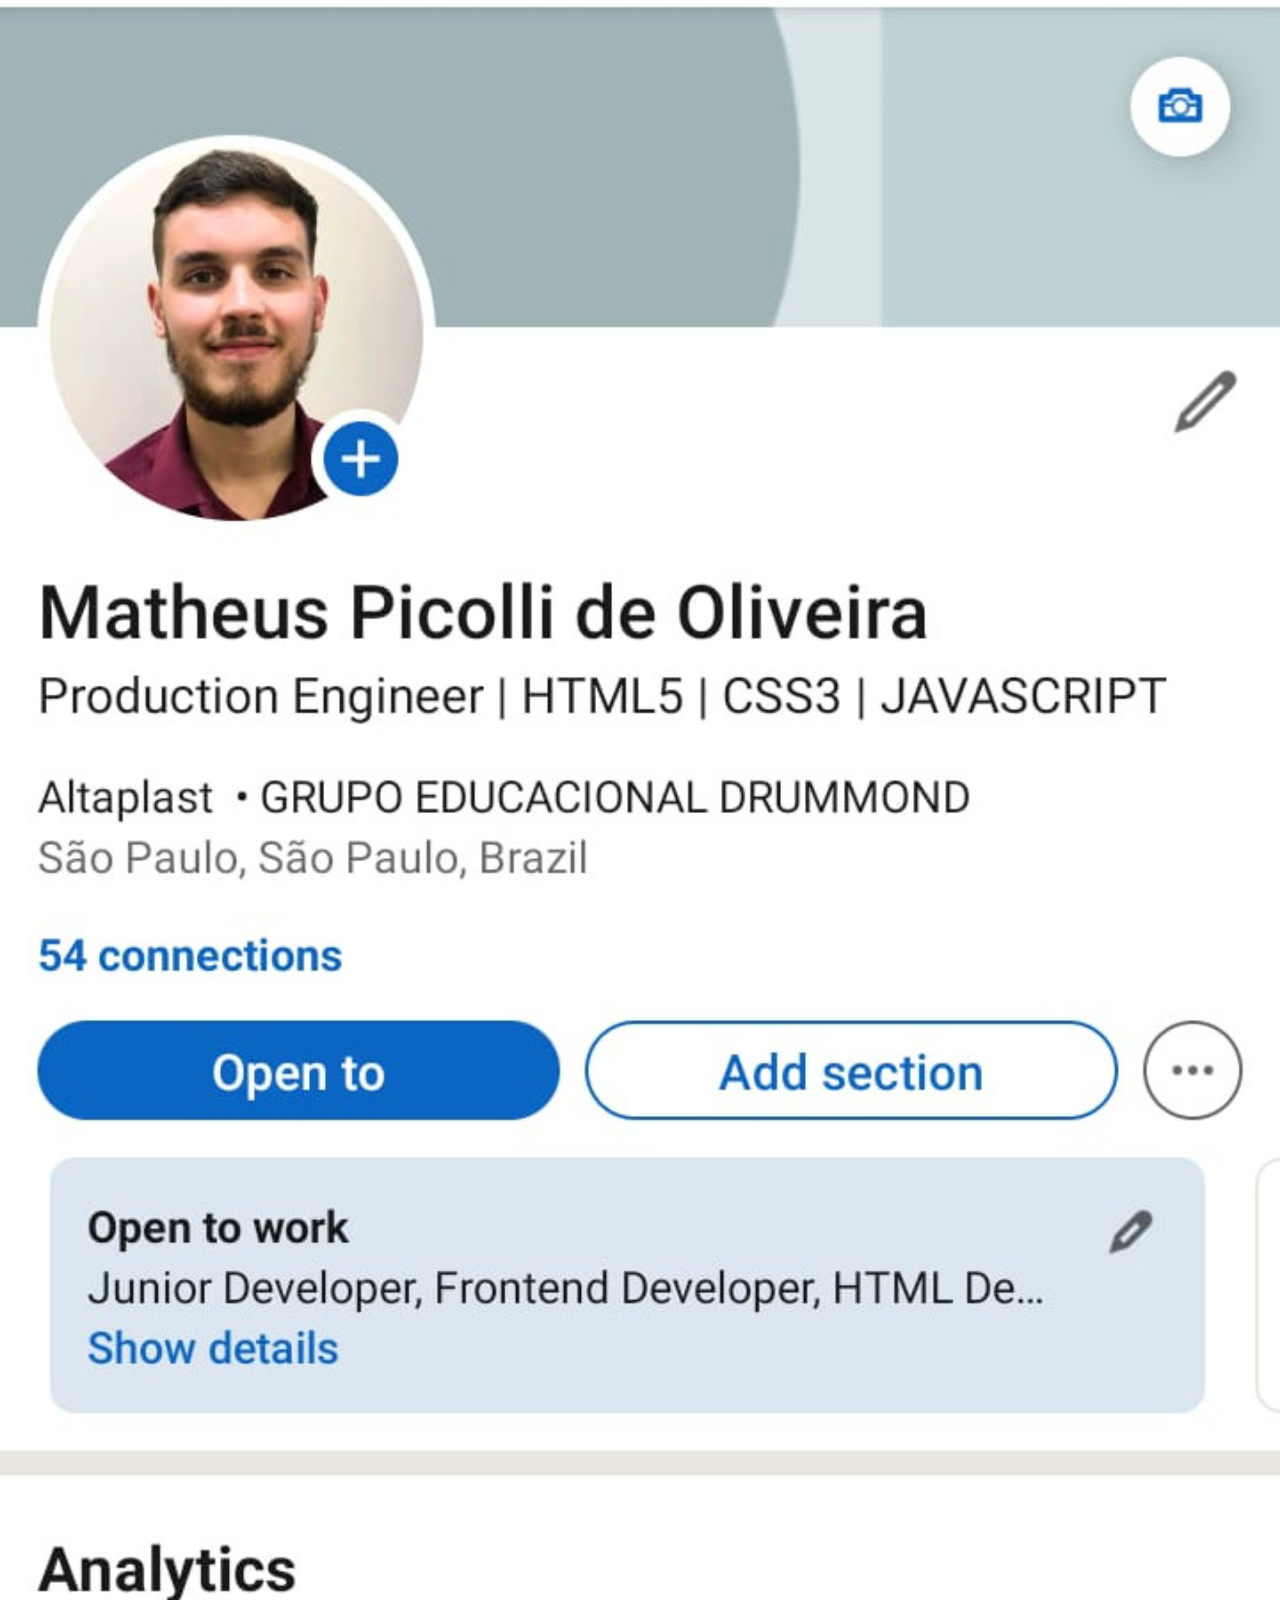
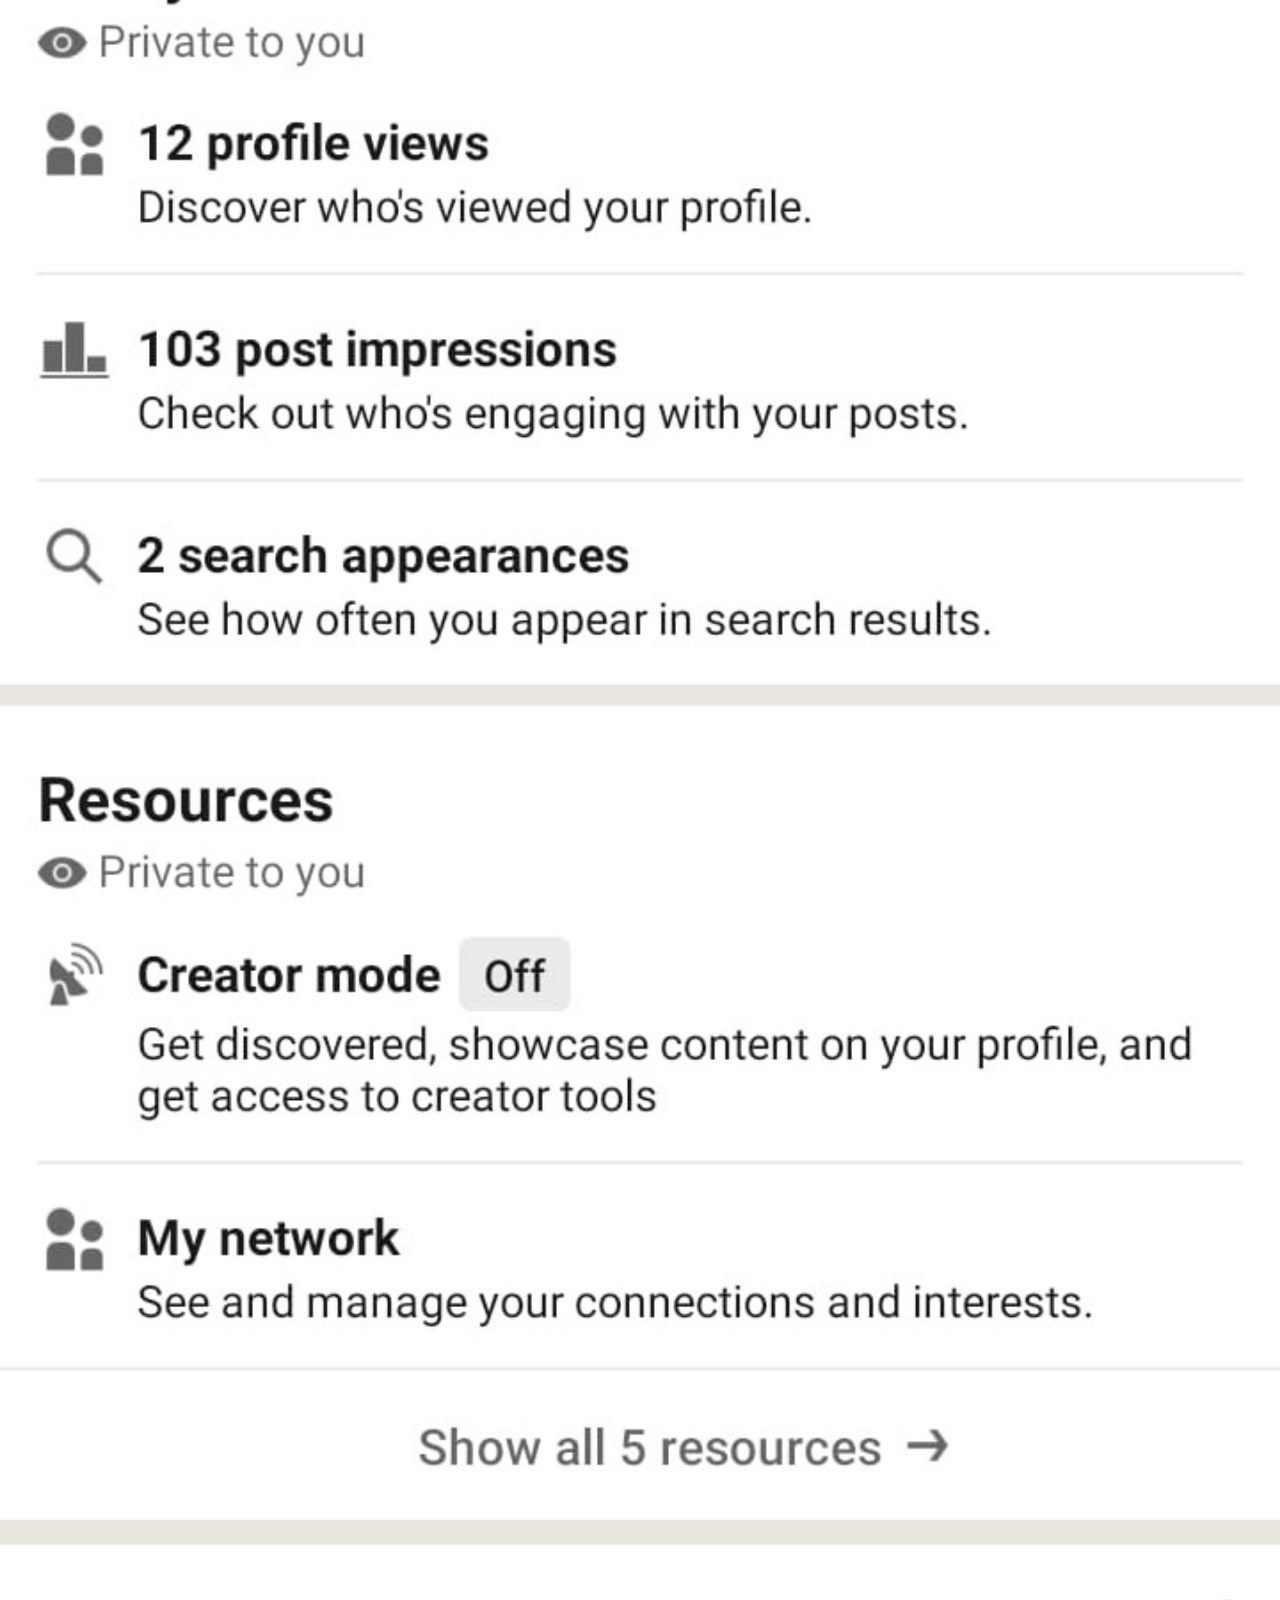
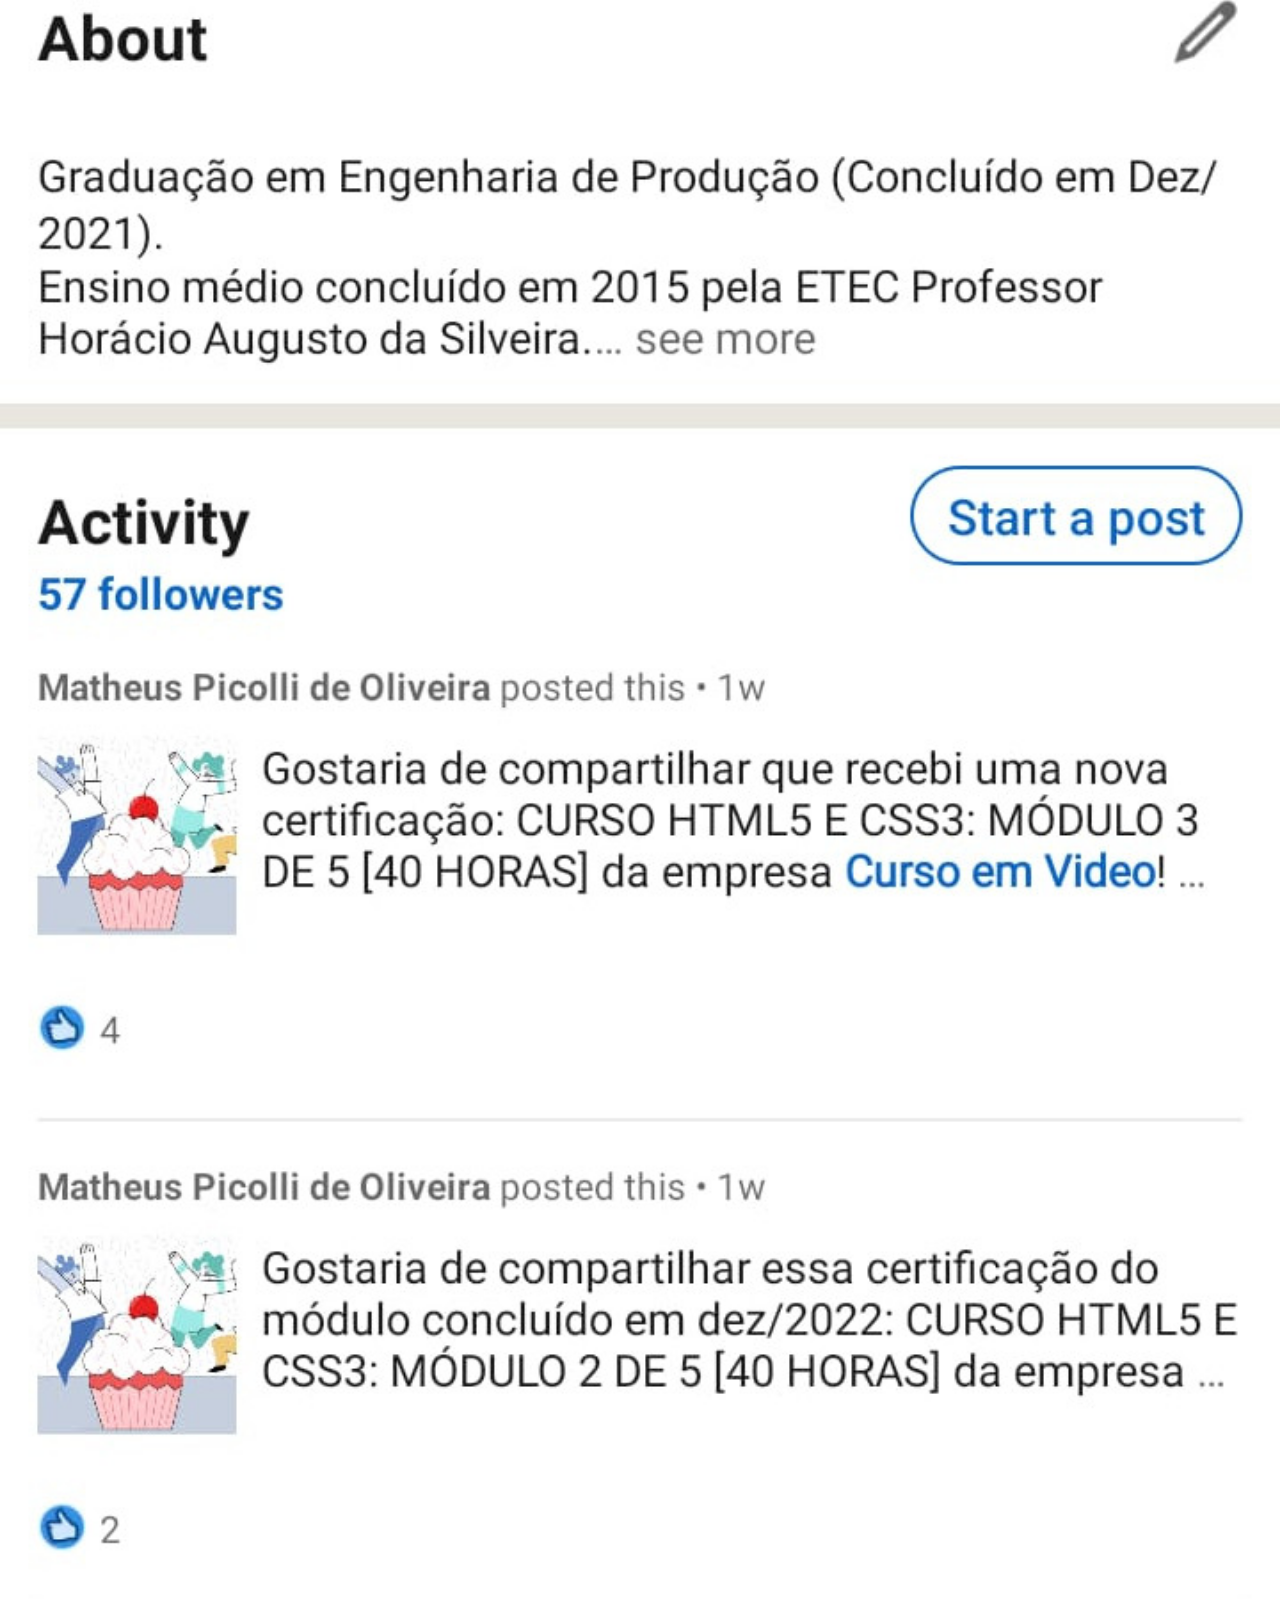
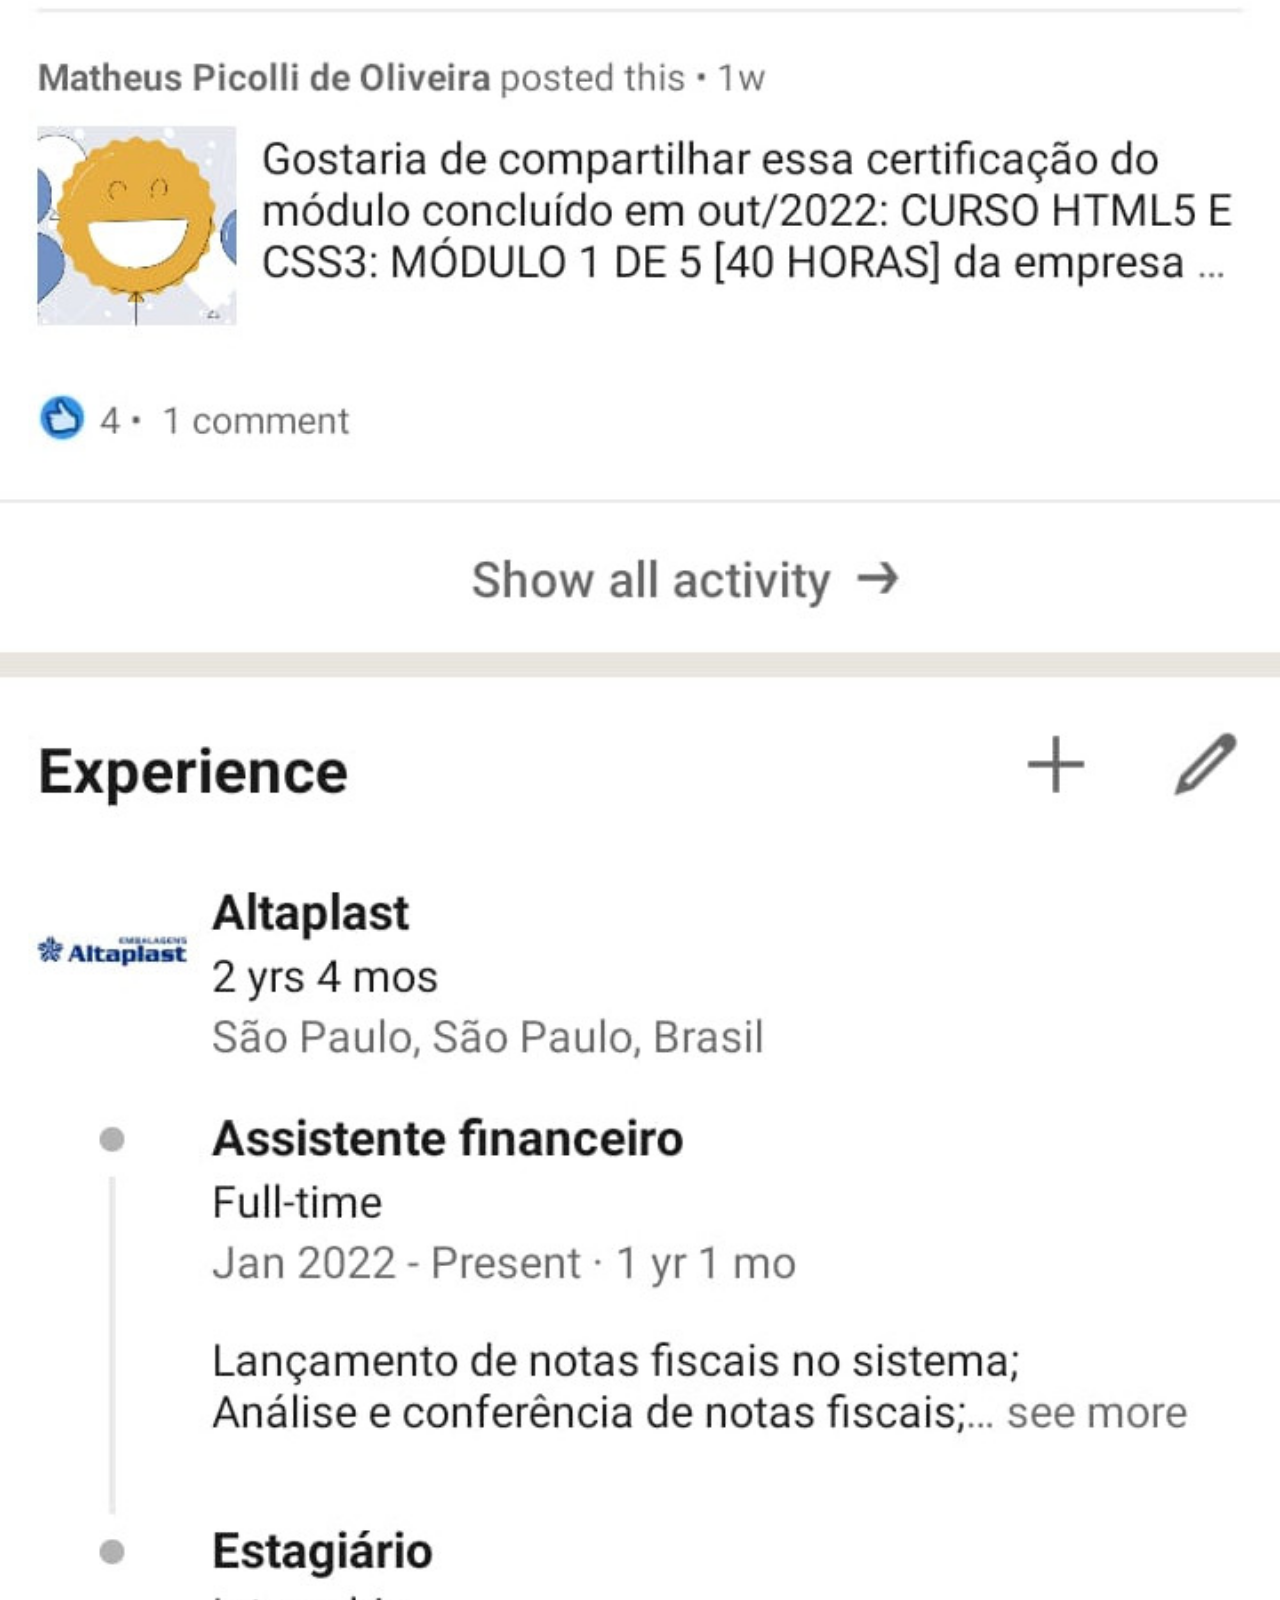
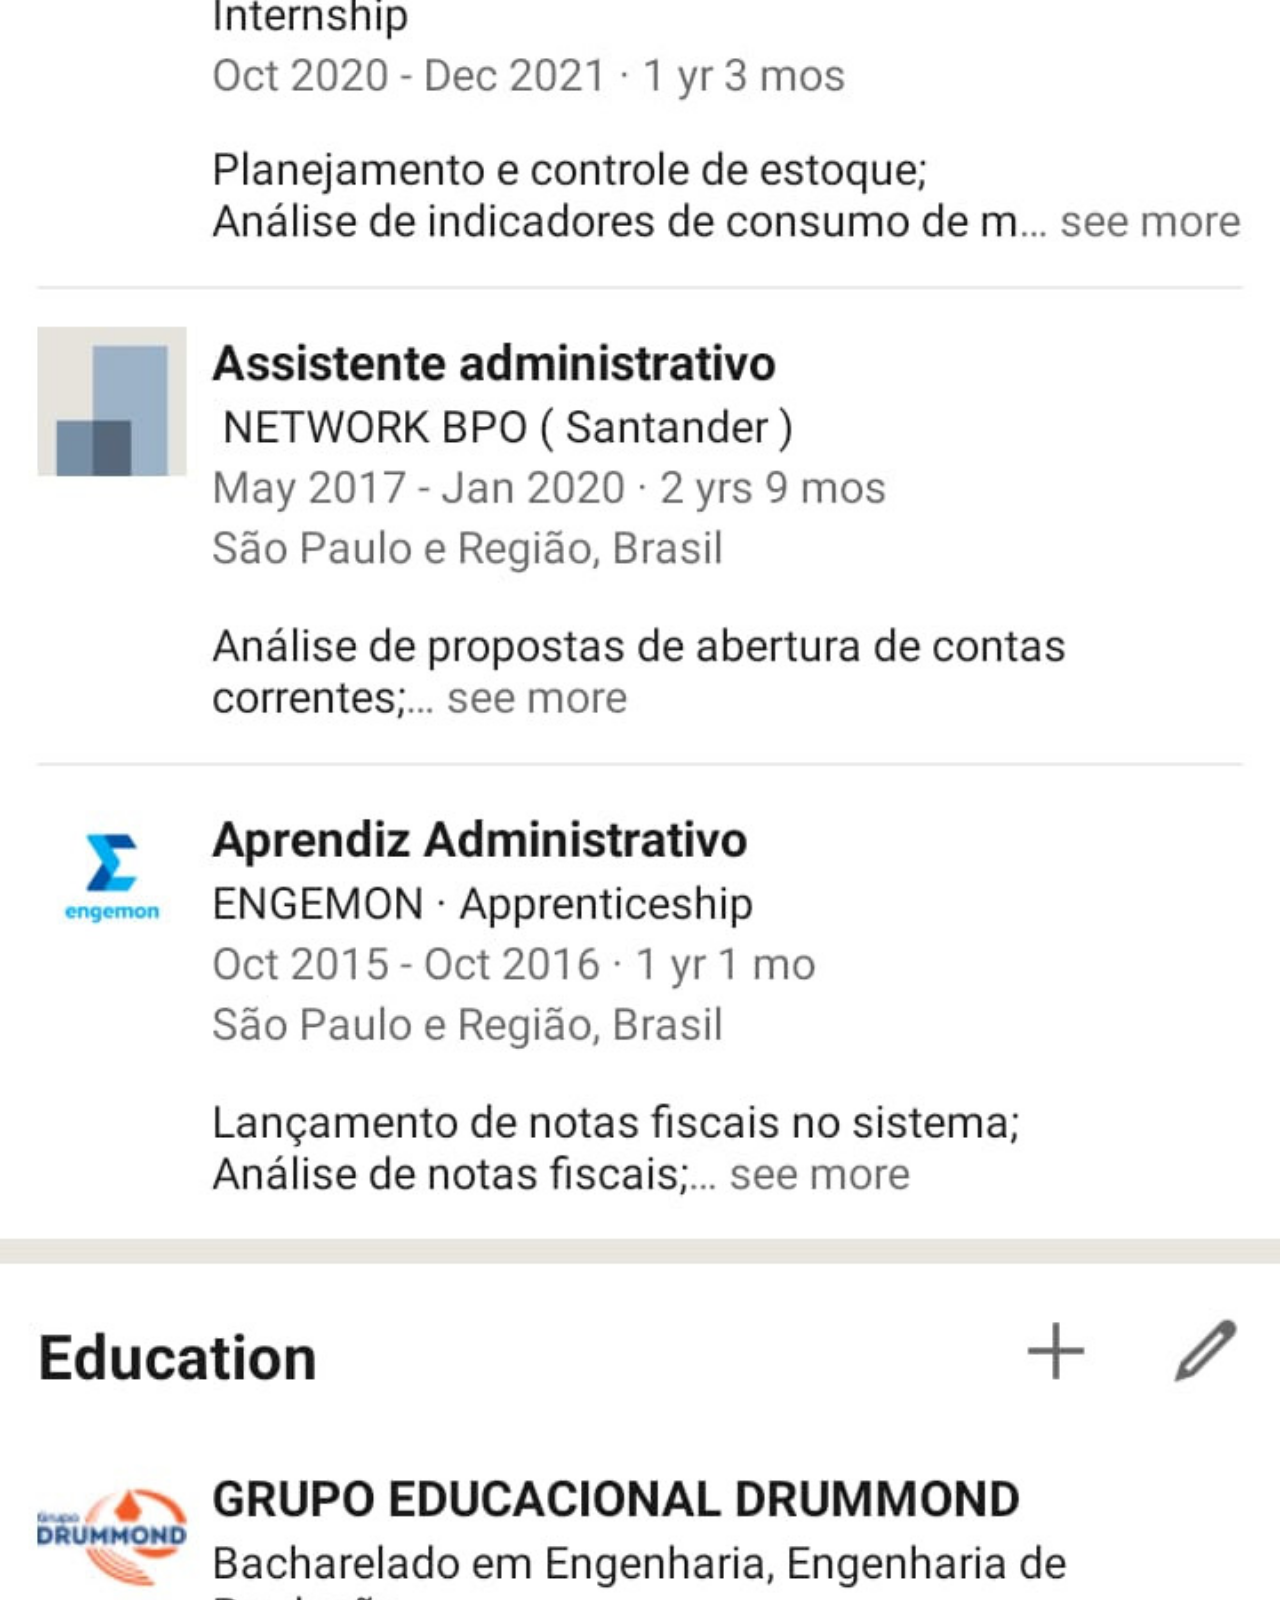
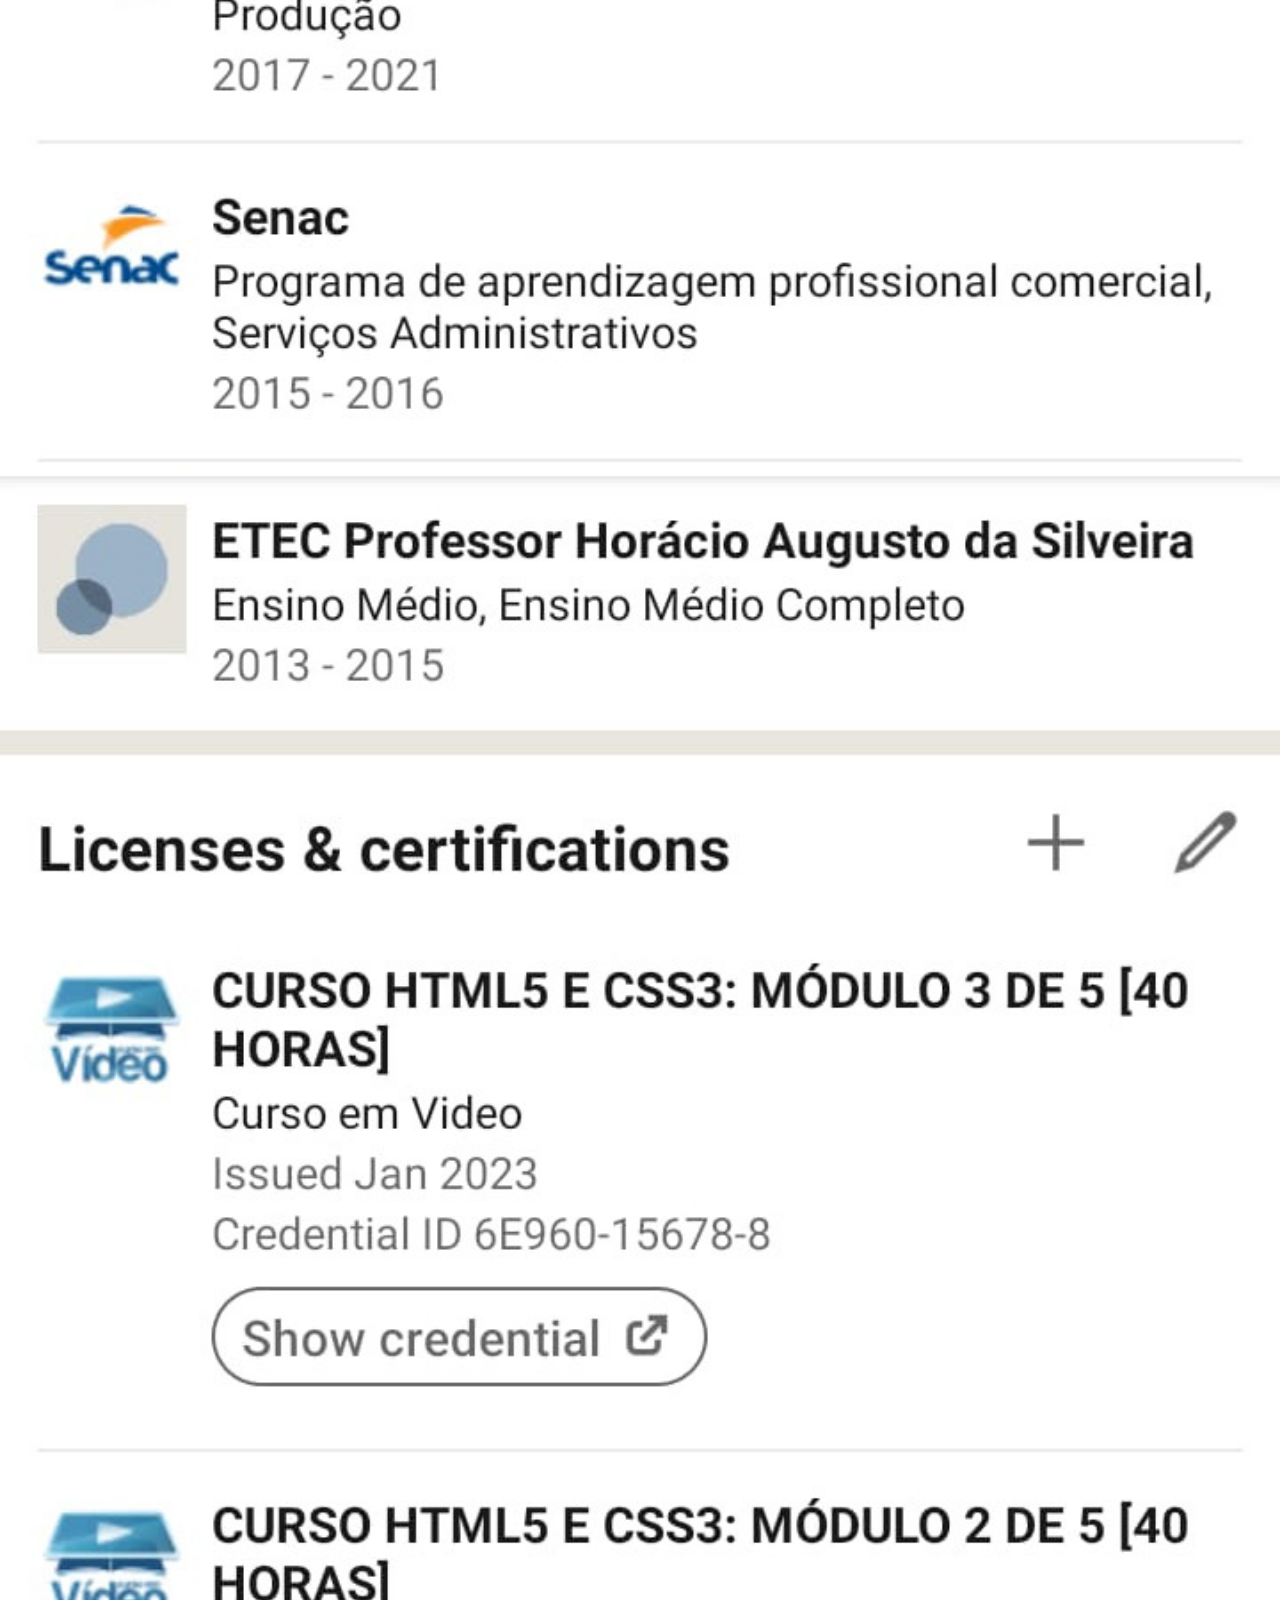
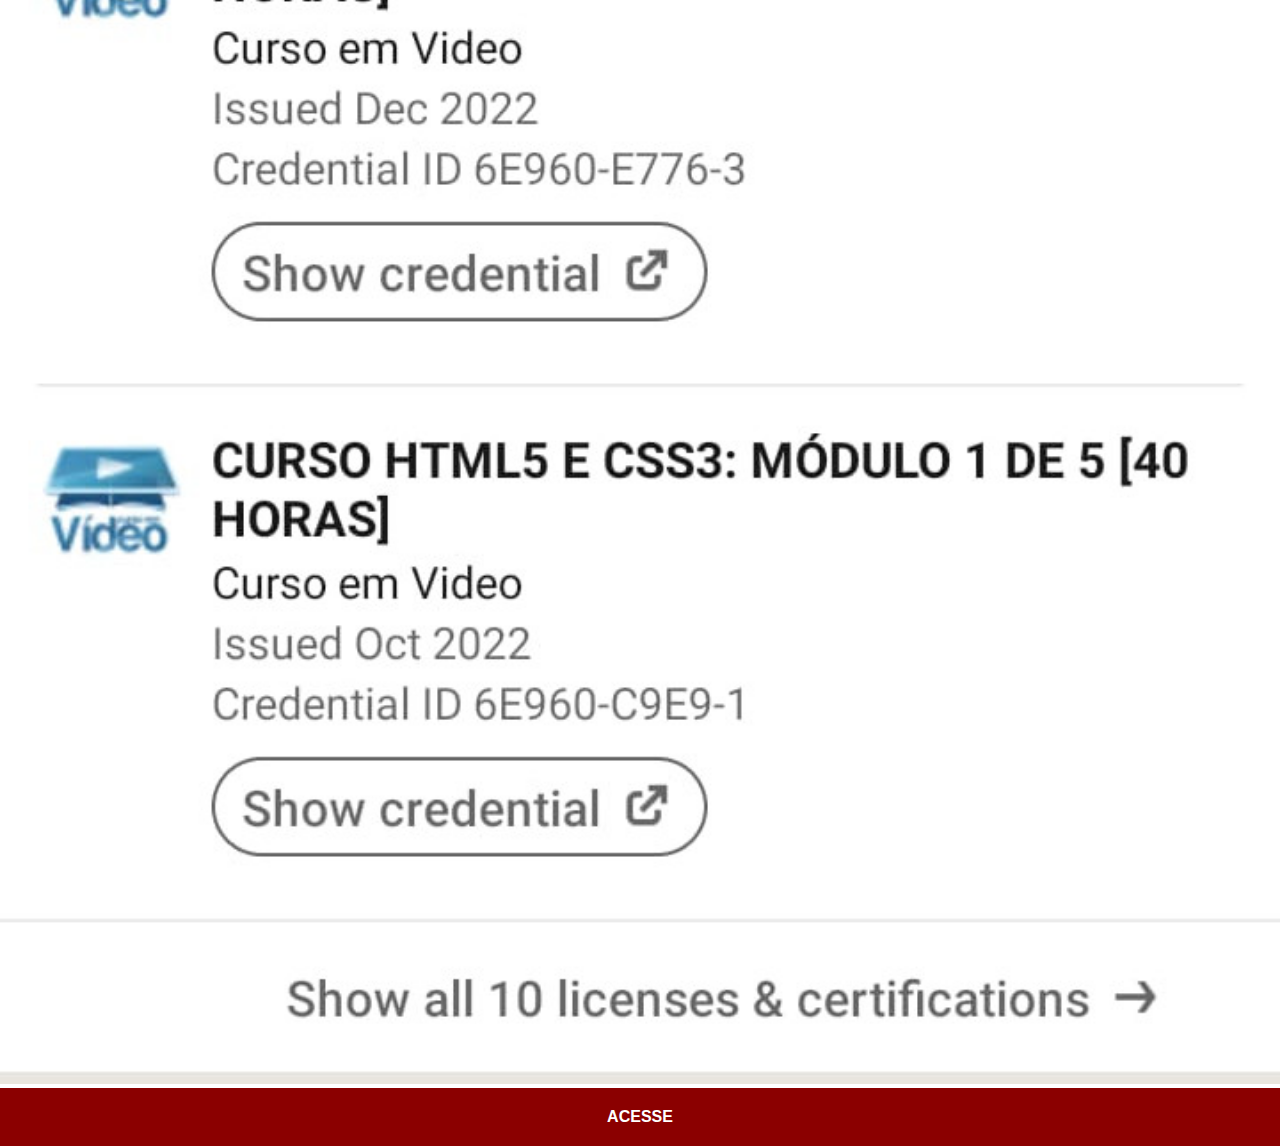
<file: linkedin.html>
<!DOCTYPE html>
<html lang="pt-BR">
<head>
    <meta charset="UTF-8">
    <meta http-equiv="X-UA-Compatible" content="IE=edge">
    <meta name="viewport" content="width=device-width, initial-scale=1.0">
    <title>Linkedin</title>
    <link rel="stylesheet" href="estilos/social.css">
</head>
<body>
    <img src="imagens/tela-linkedin.jpg" alt="Linkedin">
    <a href="https://br.linkedin.com/in/matheus-picolli-de-oliveira-2ba042140" target="_blank">ACESSE</a>
</body>
</html>
</file>
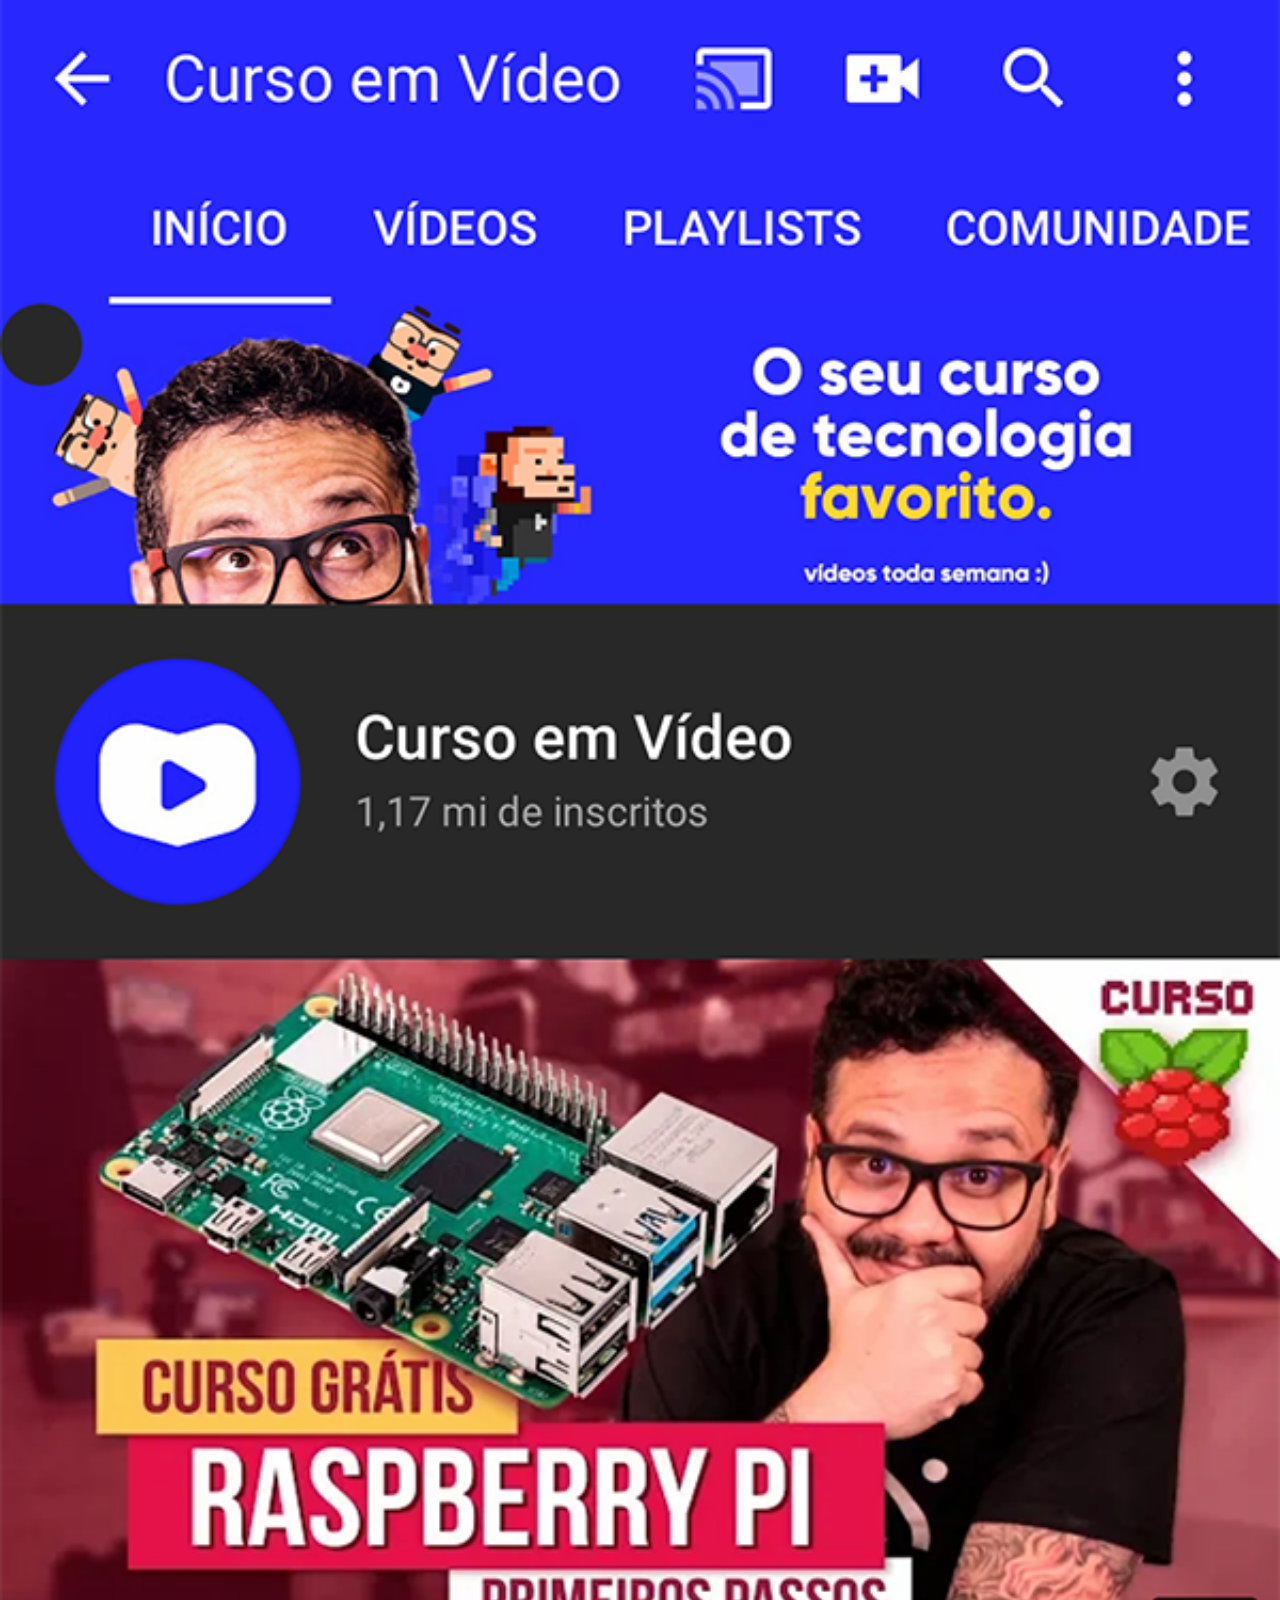
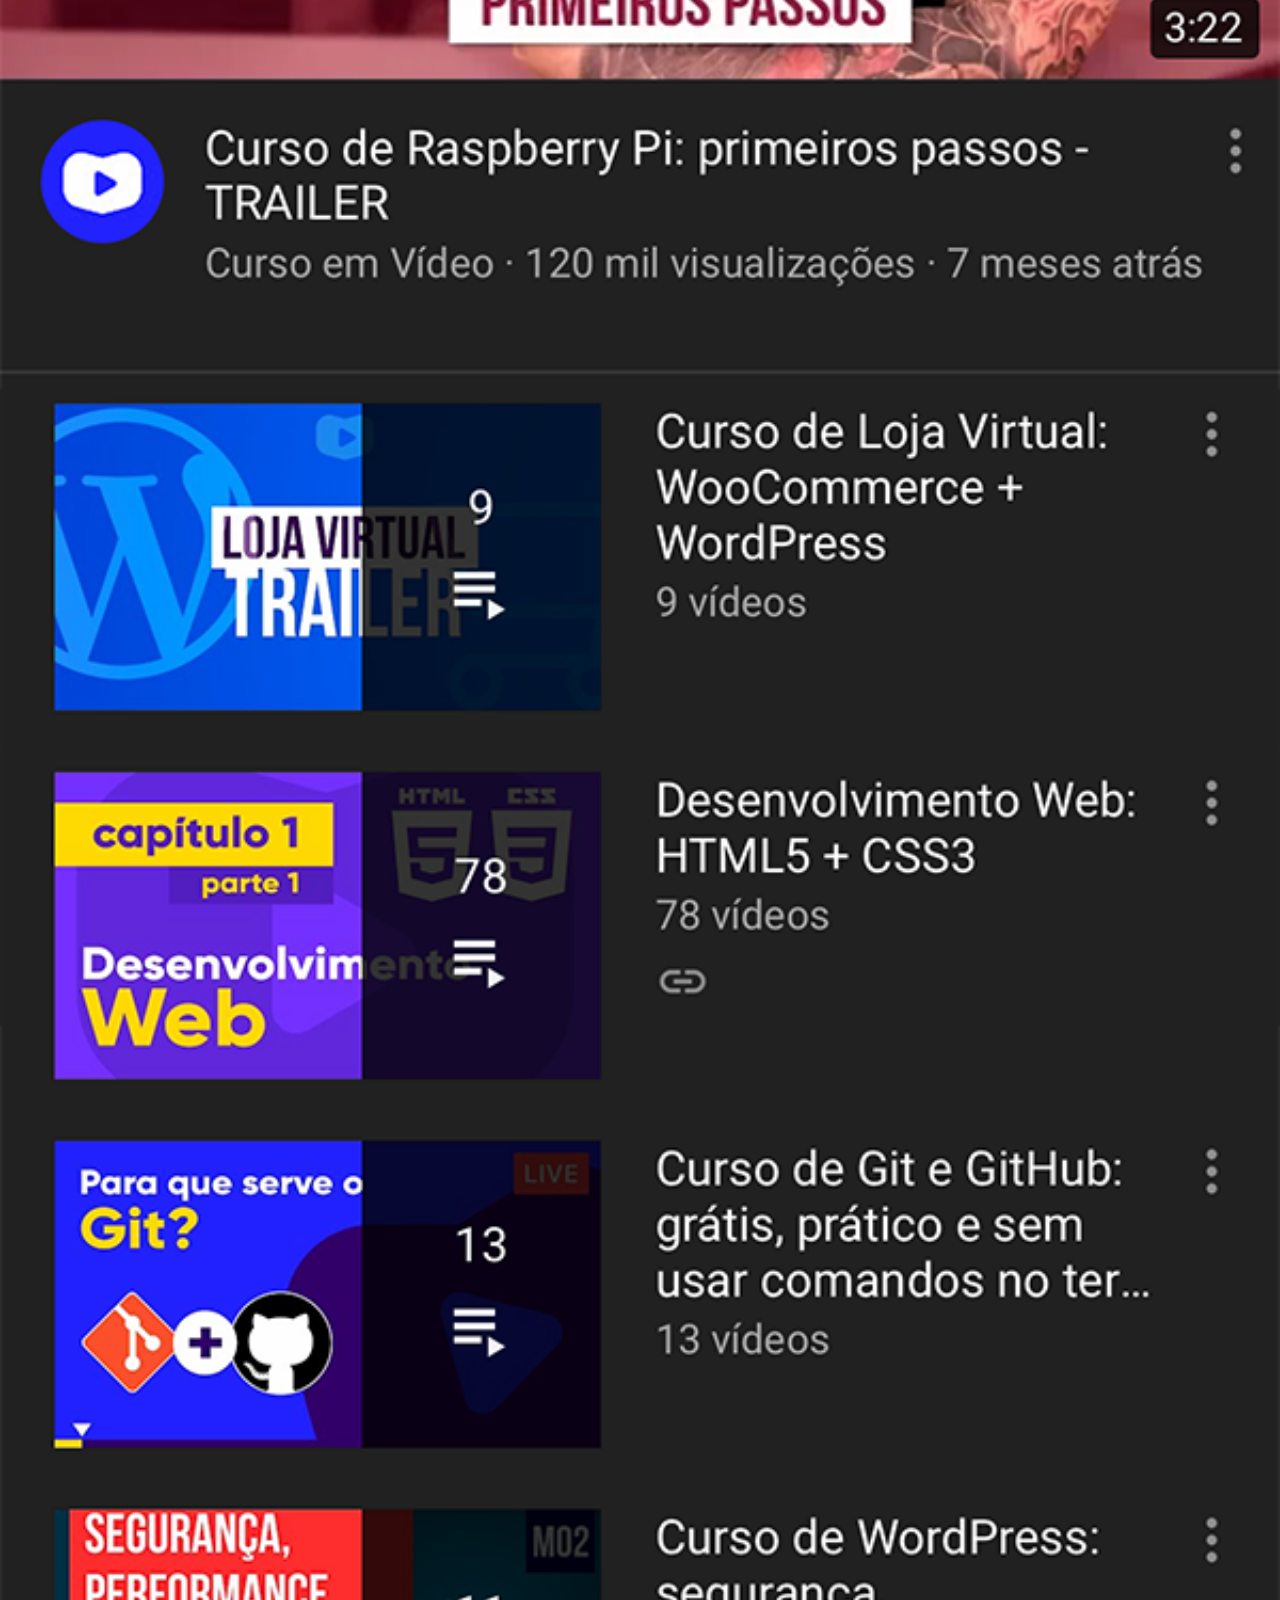
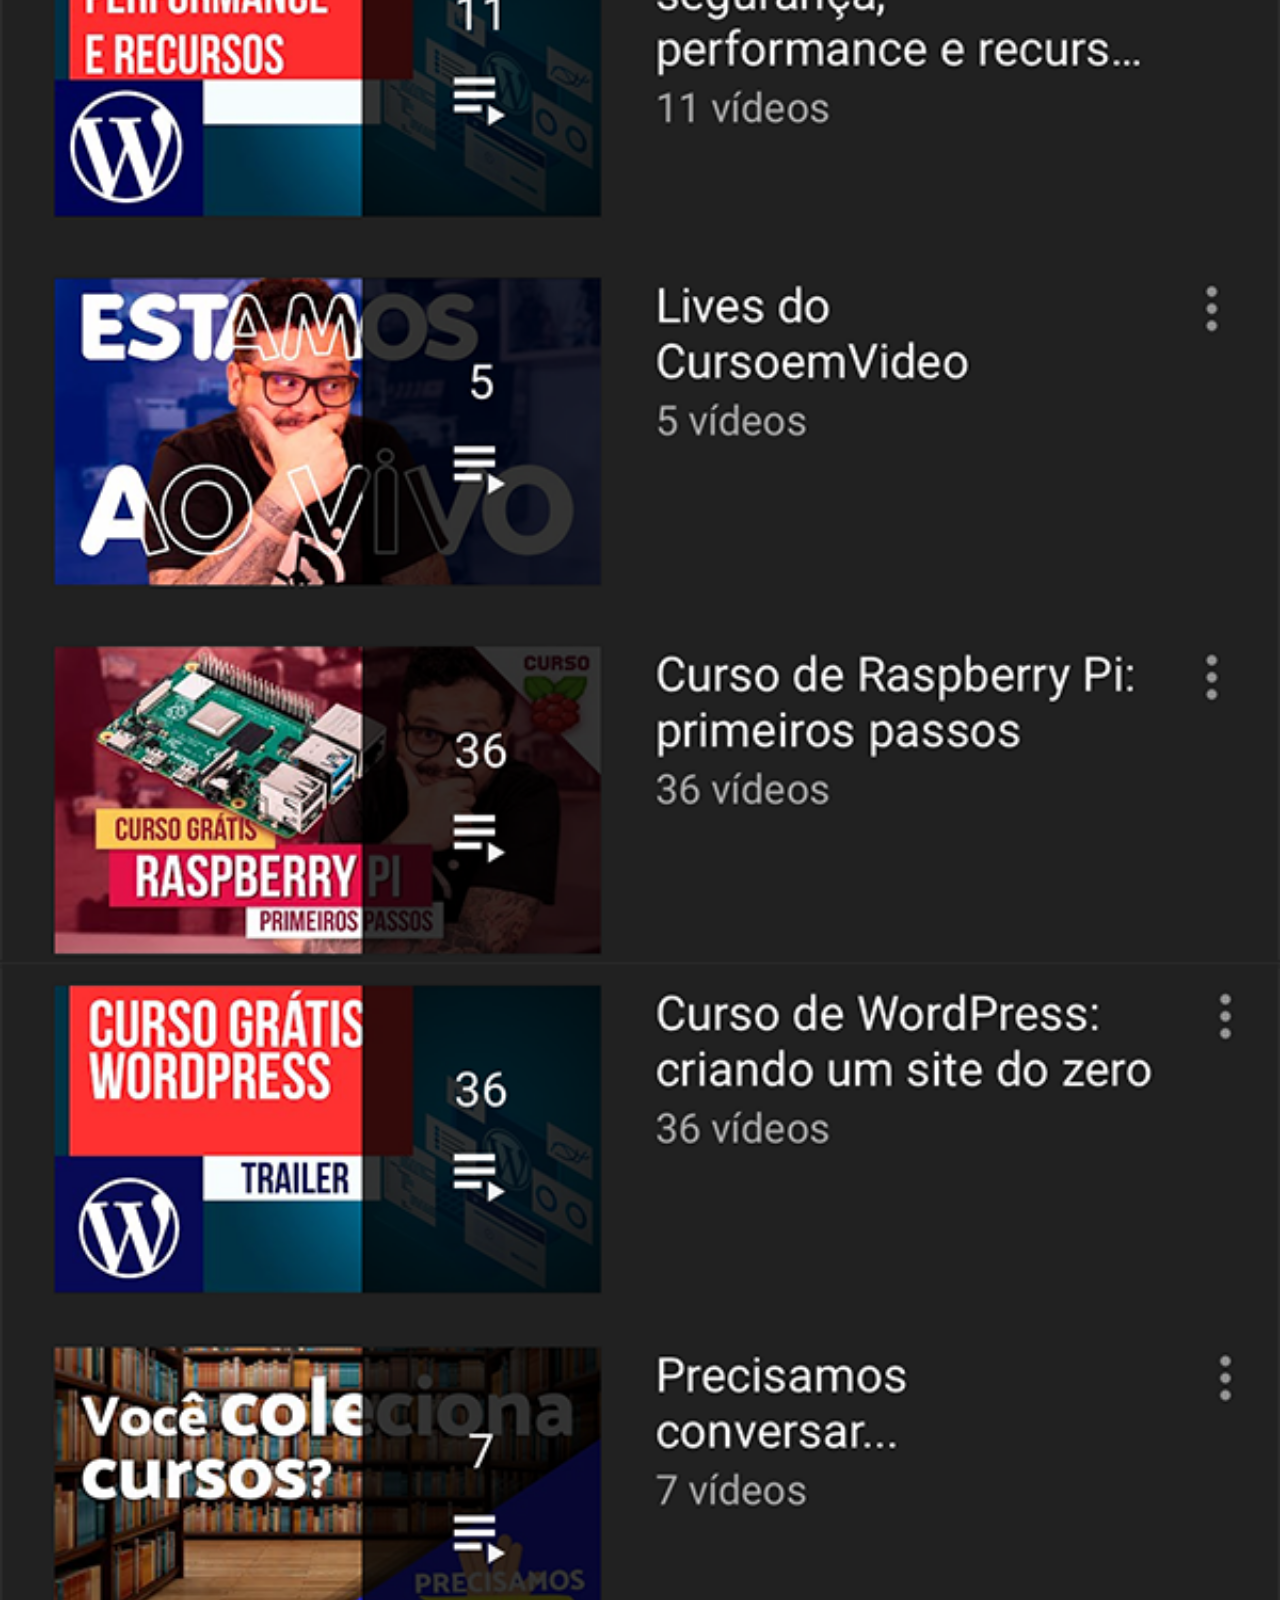
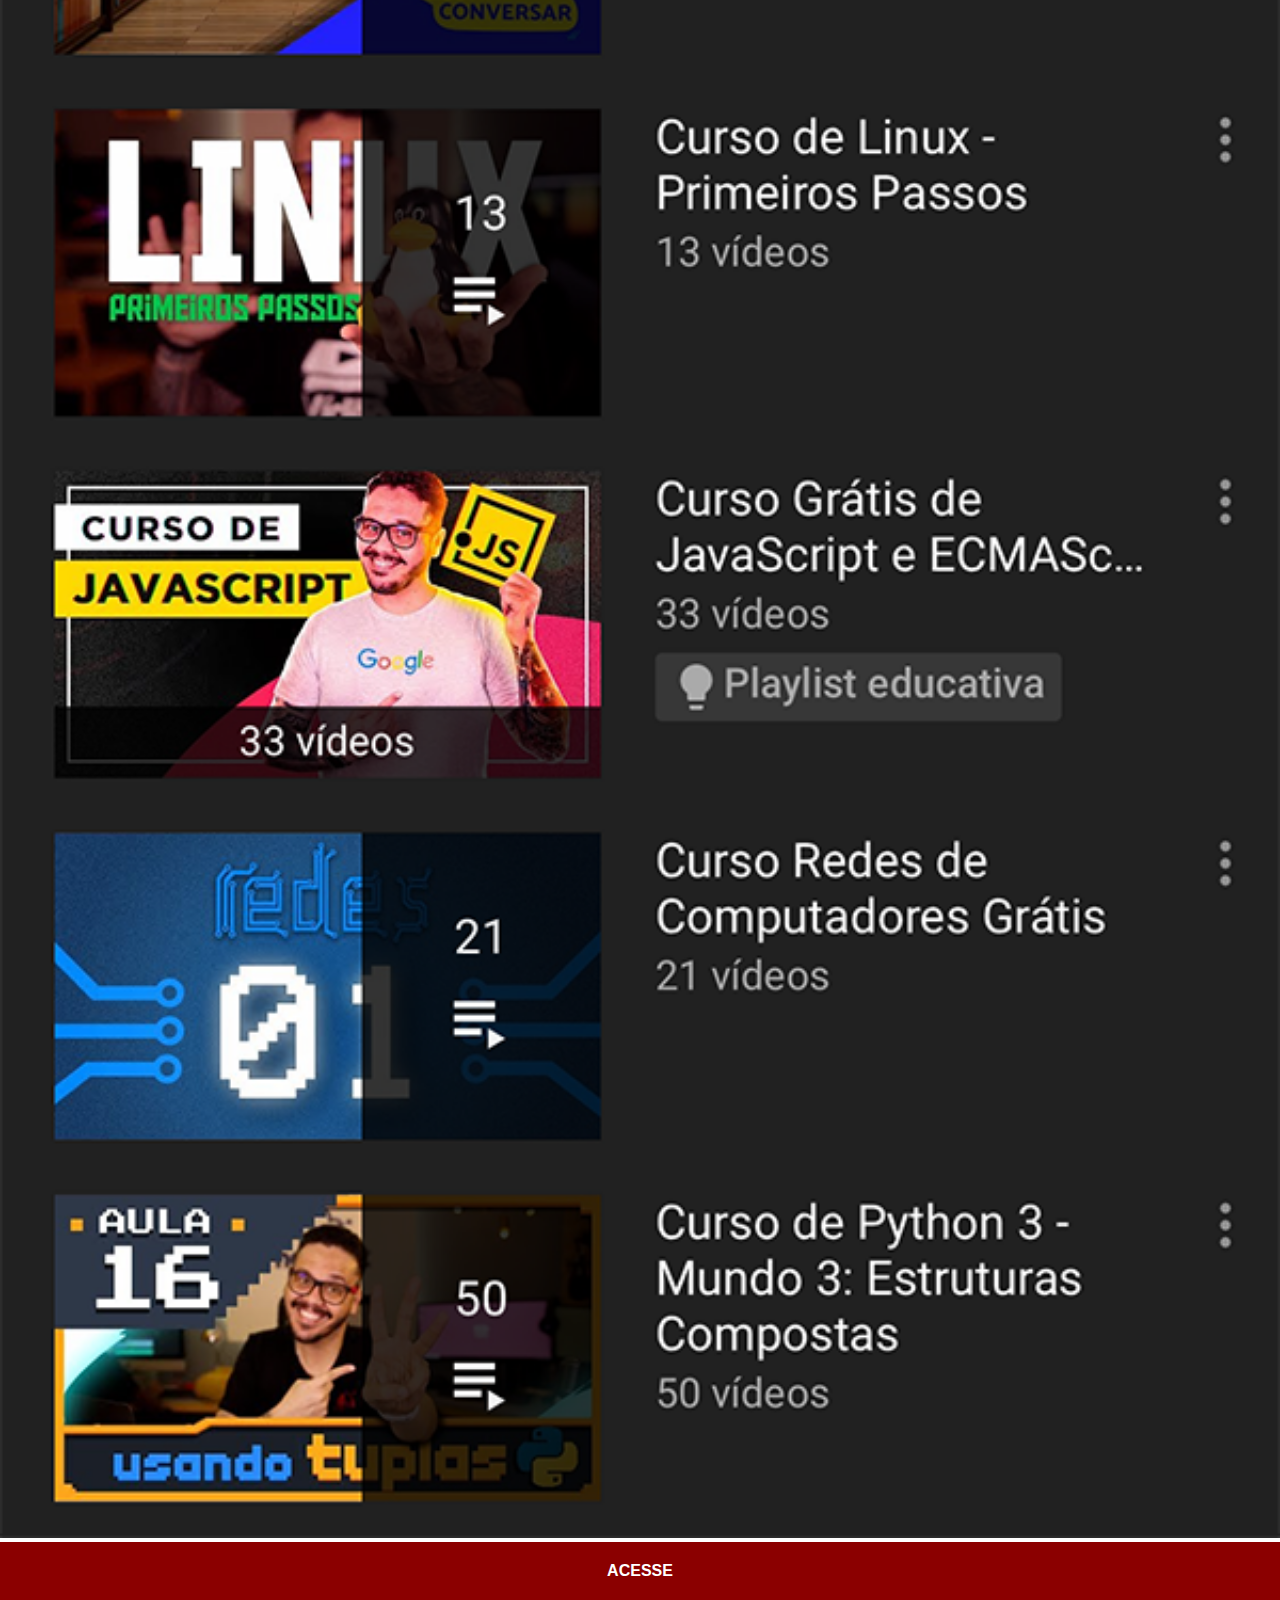
<file: youtube.html>
<!DOCTYPE html>
<html lang="pt-BR">
<head>
    <meta charset="UTF-8">
    <meta http-equiv="X-UA-Compatible" content="IE=edge">
    <meta name="viewport" content="width=device-width, initial-scale=1.0">
    <title>Youtube</title>
    <link rel="stylesheet" href="estilos/social.css">
</head>
<body>
    <img src="imagens/tela-youtube.png" alt="Youtube">
    <a href="https://www.youtube.com/c/CursoemV%C3%ADdeo/playlists" target="_blank">ACESSE</a>
</body>
</html>
</file>
<file: estilos/style.css>
@charset "UTF-8";

*{
    margin: 0%;
    padding: 0%;
    font-family: Arial, Helvetica, sans-serif;
}

html, body{
    height: 100vh;
    width: 100vw;
    background-color: black;
}

body{
    background: url(../imagens/fundo-madeira.jpg) no-repeat top center;
    background-size: cover;
    background-attachment: fixed;
}

main{
    position: relative;
    height: 100vh;
}

#telefone{
    position: absolute;
    top: 50%;
    left: 45%;
    transform: translate(-50%, -50%);

    height: 627px;
    width: 311px;
    background: url('../imagens/frame-iphone.png') no-repeat center center;
}

iframe#tela{
    position: relative;
    top: 80px;
    left: 22px;
    width: 267px;
    height: 471px;
    background-color: white;
}

section#redes-sociais{
    text-align: right;
    padding: 25px 0px 0px 0px;
}

section#redes-sociais img{
    width: 45px;
    margin: 10px;
    border-radius: 50%;
    box-shadow: 2px 2px 2px rgba(0, 0, 0, 0.400);
    box-sizing: border-box;
}

section#redes-sociais img:hover{
    border: 2px solid rgba(255, 255, 255, 0.637);
    transform: translate(-3px, -3px);
    box-shadow: 5px 5px 10px rgba(0, 0, 0, 0.623);
    transition: transform 0.3s, border 0.3s;
}
</file>
<file: estilos/social.css>
@charset "UTF-8";

*{
    margin: 0%;
    padding: 0%;
    font-family: Arial, Helvetica, sans-serif;
}
img{
    width: 100vw;
}

::-webkit-scrollbar{
    width: 0px;
    height: 0px;
}

a{
    display: block;
    background-color: darkred;
    color: white;
    padding: 20px;
    text-align: center;
    font-weight: bolder;
    text-decoration: none;
}

a:hover{
    background-color: red;
}
</file>
